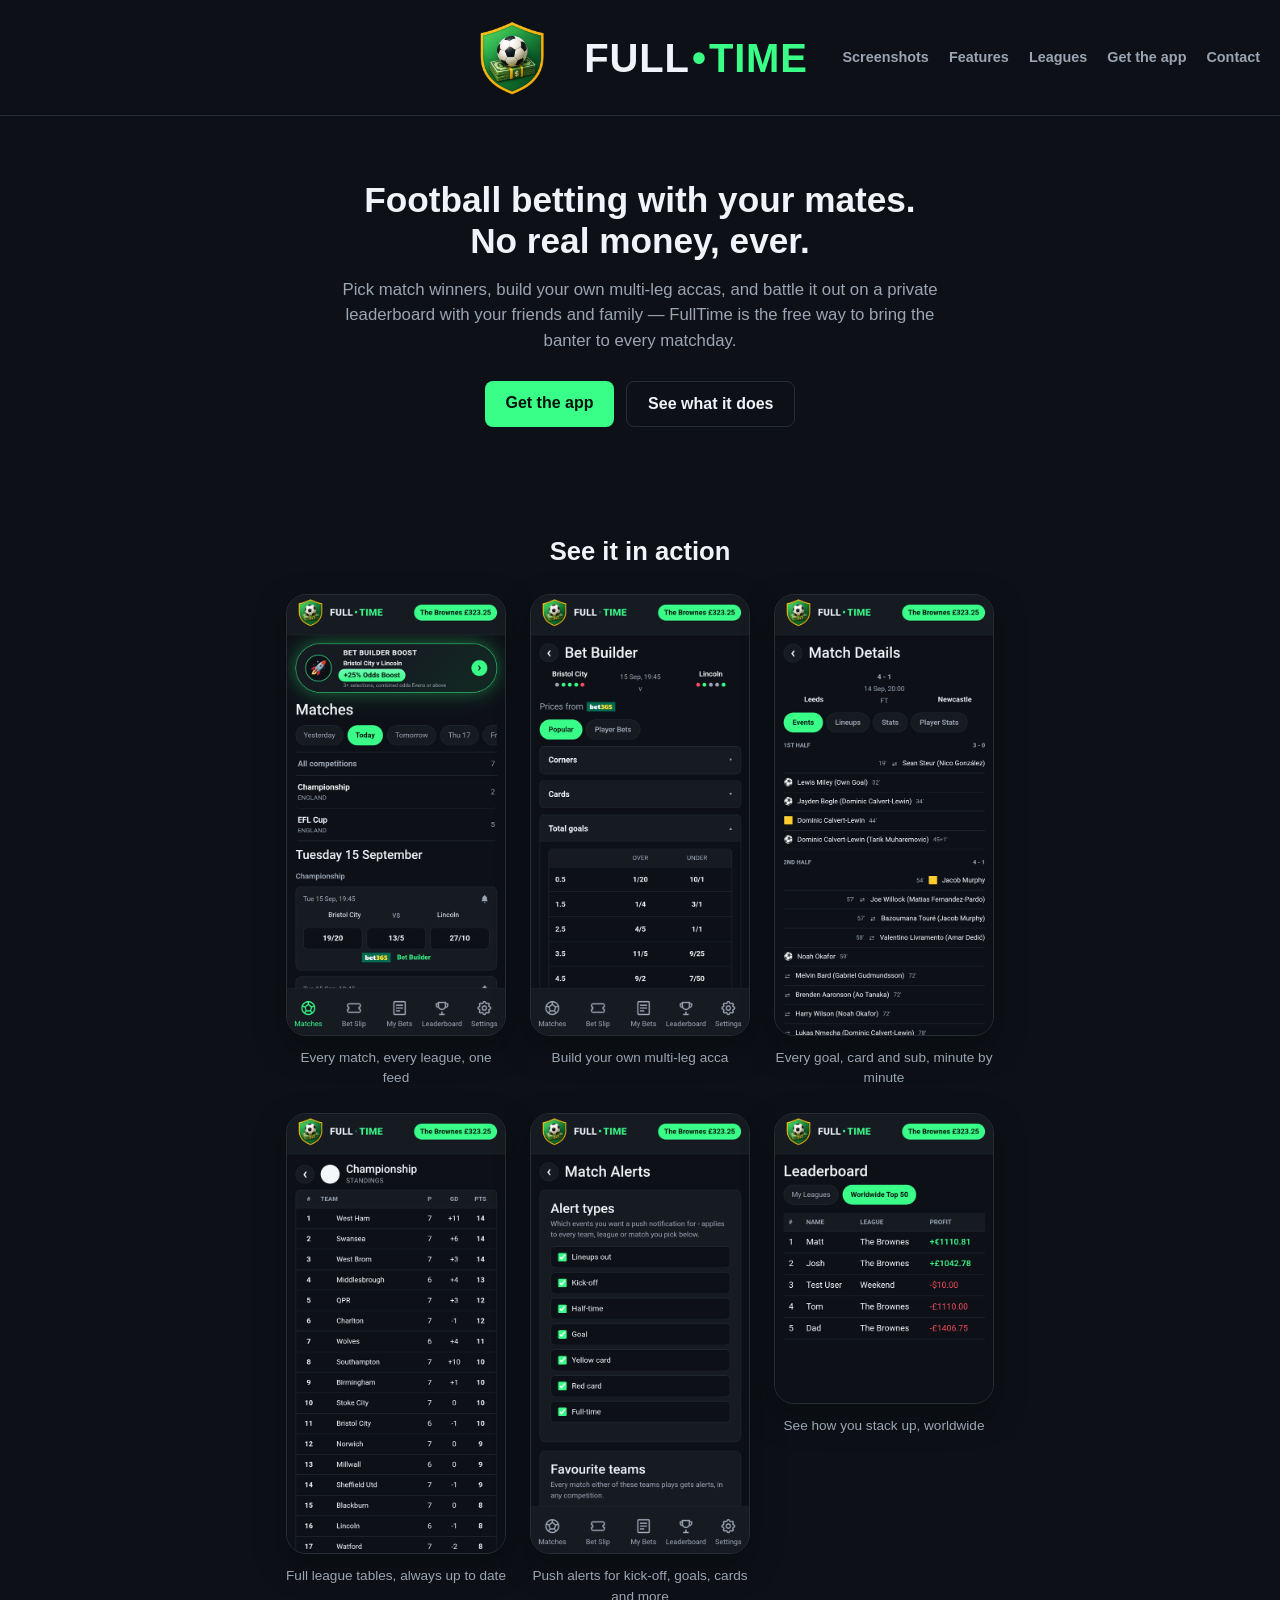
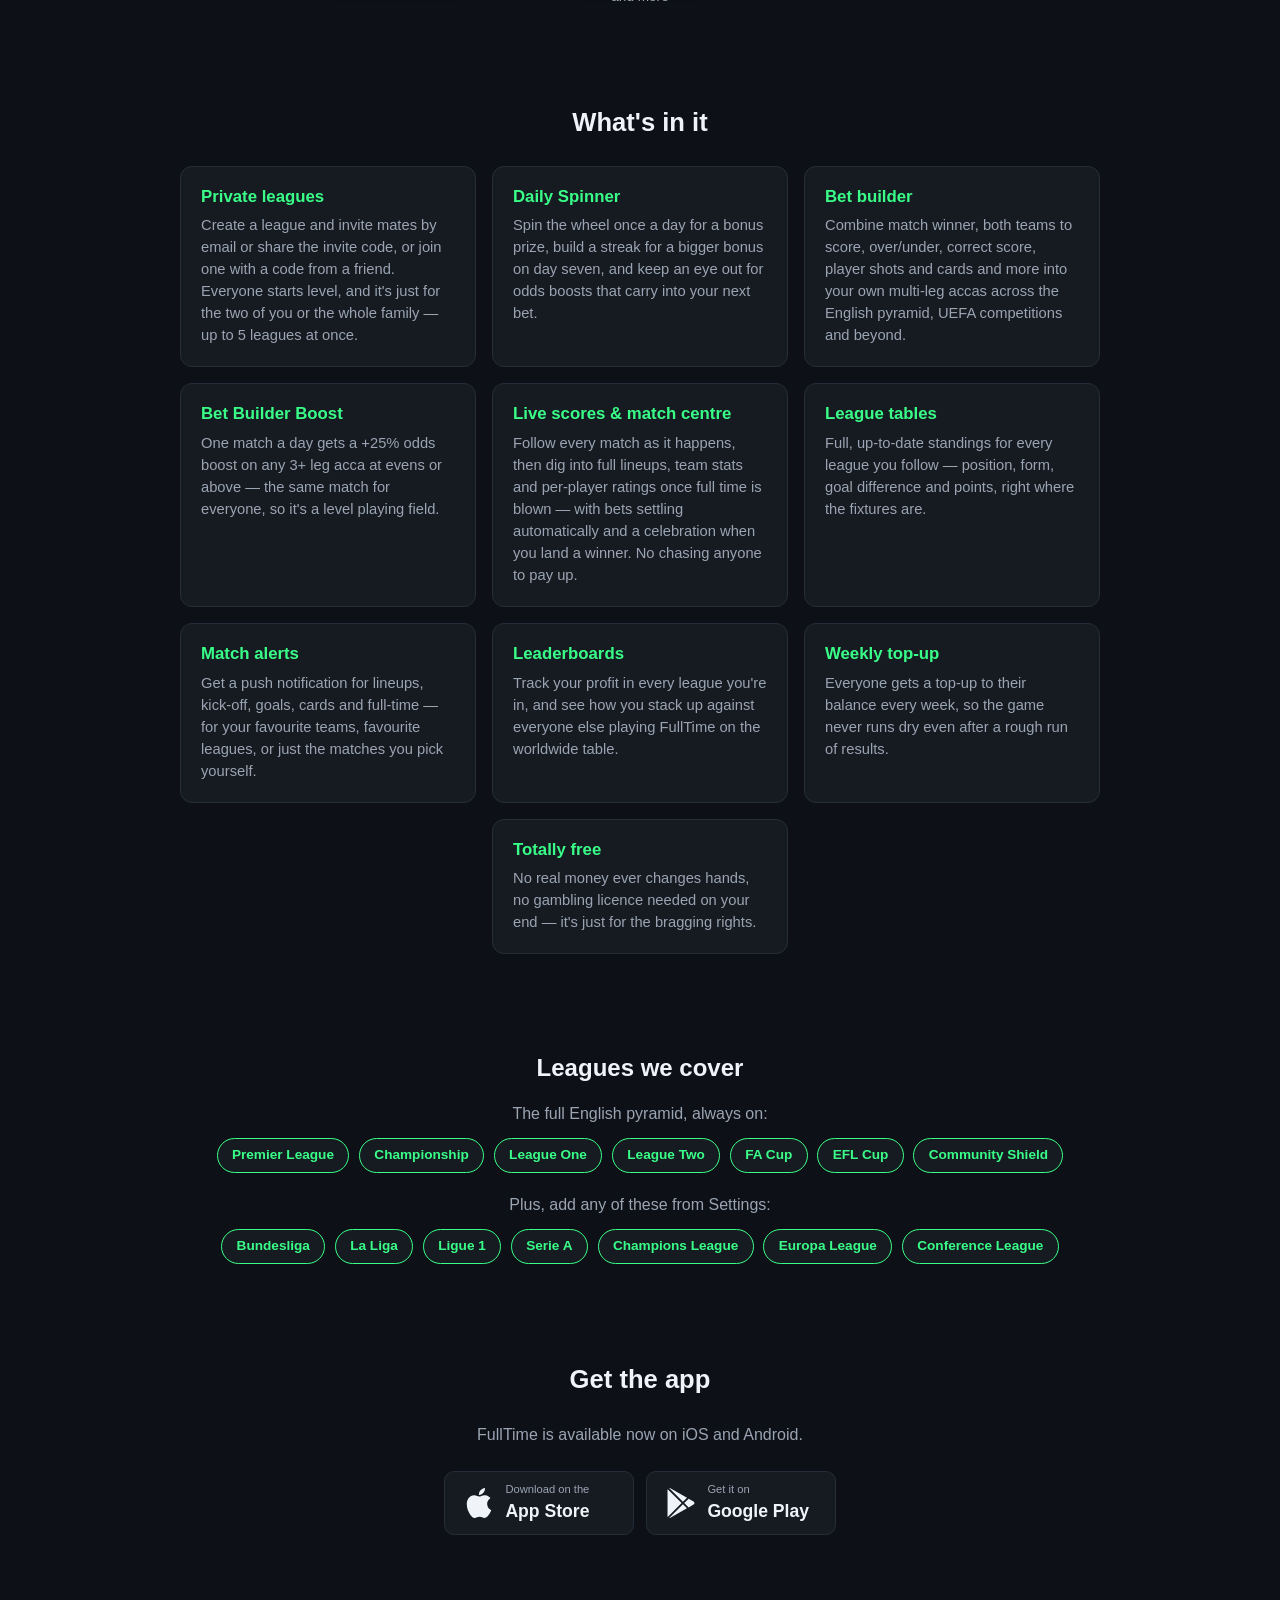
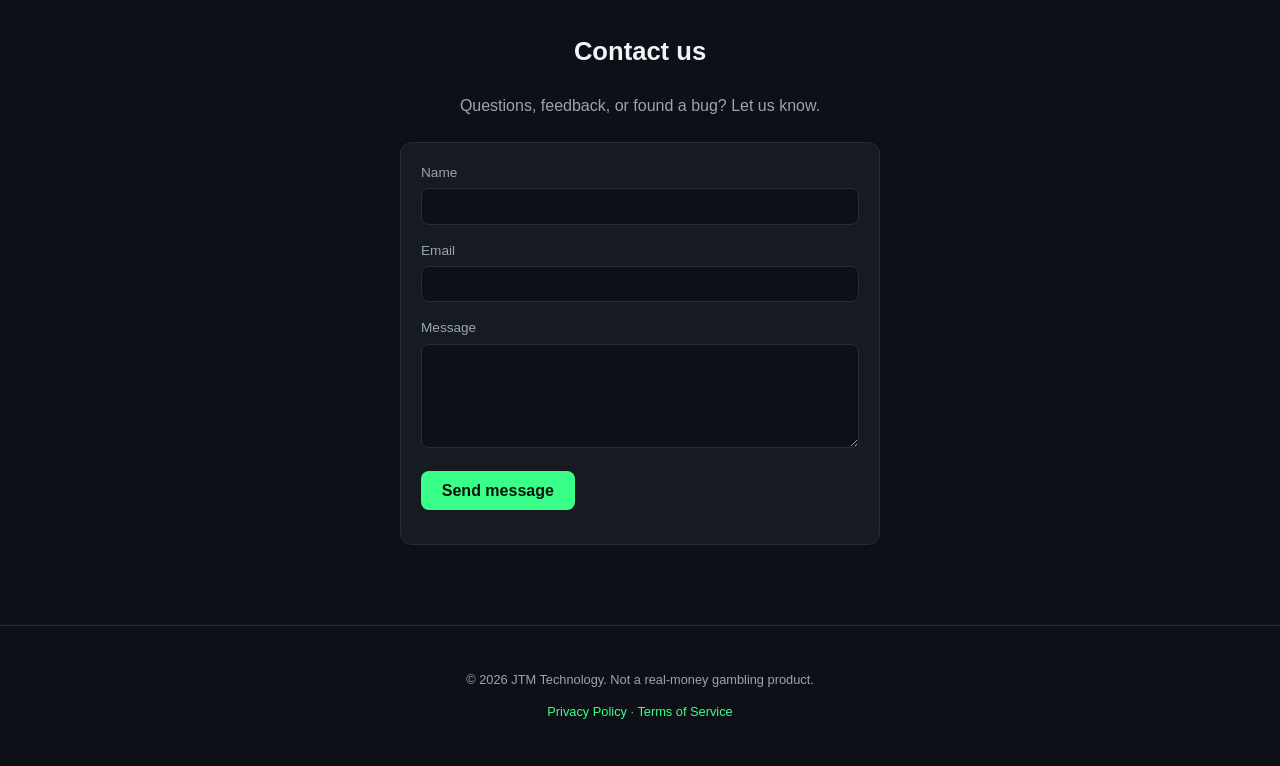
<file: FullTime.Website/wwwroot/index.html>
<!DOCTYPE html>
<html lang="en">
<head>
    <meta charset="utf-8" />
    <meta name="viewport" content="width=device-width, initial-scale=1.0" />
    <title>FullTime — Football betting with your mates</title>
    <meta name="description" content="FullTime is a free app for betting against your friends and family on football — no real money, just bragging rights." />
    <link rel="icon" type="image/png" href="favicon.png" />
    <link rel="stylesheet" href="styles.css?v=6" />
</head>
<body>

    <header class="top-bar">
        <a class="brand-logo" href="/">
            <img class="brand-crest" src="logo.png" alt="FullTime" width="80" height="80" />
            <span class="wordmark"><span class="full">FULL</span><span class="dot">&bull;</span><span class="time">TIME</span></span>
        </a>
        <nav class="top-nav">
            <a href="#screenshots">Screenshots</a>
            <a href="#features">Features</a>
            <a href="#leagues">Leagues</a>
            <a href="#get-app">Get the app</a>
            <a href="#contact">Contact</a>
        </nav>
    </header>

    <main>
        <section class="hero">
            <h1>Football betting with your mates.<br />No real money, ever.</h1>
            <p class="hero-sub">
                Pick match winners, build your own multi-leg accas, and battle it out on a private
                leaderboard with your friends and family — FullTime is the free way to bring the
                banter to every matchday.
            </p>
            <div class="button-row hero-actions">
                <a href="#get-app" class="primary-btn">Get the app</a>
                <a href="#features" class="cancel-btn">See what it does</a>
            </div>
        </section>

        <section id="screenshots" class="screenshots">
            <h2>See it in action</h2>
            <div class="screenshot-grid">
                <figure class="screenshot-card">
                    <img src="images/screenshot-matches.png" width="540" height="1089" loading="lazy"
                         alt="Matches screen listing today's fixtures with live odds and the daily Bet Builder Boost" />
                    <figcaption>Every match, every league, one feed</figcaption>
                </figure>
                <figure class="screenshot-card">
                    <img src="images/screenshot-bet-builder.png" width="540" height="1089" loading="lazy"
                         alt="Bet Builder screen showing corners, cards, total goals and other markets for a match" />
                    <figcaption>Build your own multi-leg acca</figcaption>
                </figure>
                <figure class="screenshot-card">
                    <img src="images/screenshot-match-events.png" width="540" height="1089" loading="lazy"
                         alt="Match Details Events tab showing goals, cards and substitutions with scorer names and minutes" />
                    <figcaption>Every goal, card and sub, minute by minute</figcaption>
                </figure>
                <figure class="screenshot-card">
                    <img src="images/screenshot-standings.png" width="540" height="1089" loading="lazy"
                         alt="Full Championship league table with played, goal difference and points" />
                    <figcaption>Full league tables, always up to date</figcaption>
                </figure>
                <figure class="screenshot-card">
                    <img src="images/screenshot-match-alerts.png" width="540" height="1089" loading="lazy"
                         alt="Match Alerts settings screen with toggles for lineups, kick-off, half-time, goals, cards and full-time" />
                    <figcaption>Push alerts for kick-off, goals, cards and more</figcaption>
                </figure>
                <figure class="screenshot-card">
                    <img src="images/screenshot-leaderboard.png" width="540" height="717" loading="lazy"
                         alt="Worldwide leaderboard ranking players by profit" />
                    <figcaption>See how you stack up, worldwide</figcaption>
                </figure>
            </div>
        </section>

        <section id="features" class="features">
            <h2>What's in it</h2>
            <div class="feature-grid">
                <div class="page-card feature-card">
                    <h3>Private leagues</h3>
                    <p>Create a league and invite mates by email or share the invite code, or join
                       one with a code from a friend. Everyone starts level, and it's just for the
                       two of you or the whole family — up to 5 leagues at once.</p>
                </div>
                <div class="page-card feature-card">
                    <h3>Daily Spinner</h3>
                    <p>Spin the wheel once a day for a bonus prize, build a streak for a bigger
                       bonus on day seven, and keep an eye out for odds boosts that carry into
                       your next bet.</p>
                </div>
                <div class="page-card feature-card">
                    <h3>Bet builder</h3>
                    <p>Combine match winner, both teams to score, over/under, correct score,
                       player shots and cards and more into your own multi-leg accas across the
                       English pyramid, UEFA competitions and beyond.</p>
                </div>
                <div class="page-card feature-card">
                    <h3>Bet Builder Boost</h3>
                    <p>One match a day gets a +25% odds boost on any 3+ leg acca at evens or
                       above — the same match for everyone, so it's a level playing field.</p>
                </div>
                <div class="page-card feature-card">
                    <h3>Live scores &amp; match centre</h3>
                    <p>Follow every match as it happens, then dig into full lineups, team stats
                       and per-player ratings once full time is blown — with bets settling
                       automatically and a celebration when you land a winner. No chasing anyone
                       to pay up.</p>
                </div>
                <div class="page-card feature-card">
                    <h3>League tables</h3>
                    <p>Full, up-to-date standings for every league you follow — position, form,
                       goal difference and points, right where the fixtures are.</p>
                </div>
                <div class="page-card feature-card">
                    <h3>Match alerts</h3>
                    <p>Get a push notification for lineups, kick-off, goals, cards and full-time —
                       for your favourite teams, favourite leagues, or just the matches you pick
                       yourself.</p>
                </div>
                <div class="page-card feature-card">
                    <h3>Leaderboards</h3>
                    <p>Track your profit in every league you're in, and see how you stack up
                       against everyone else playing FullTime on the worldwide table.</p>
                </div>
                <div class="page-card feature-card">
                    <h3>Weekly top-up</h3>
                    <p>Everyone gets a top-up to their balance every week, so the game never runs
                       dry even after a rough run of results.</p>
                </div>
                <div class="page-card feature-card">
                    <h3>Totally free</h3>
                    <p>No real money ever changes hands, no gambling licence needed on your end —
                       it's just for the bragging rights.</p>
                </div>
            </div>
        </section>

        <section id="leagues" class="leagues">
            <h2>Leagues we cover</h2>
            <p class="hint">The full English pyramid, always on:</p>
            <div class="league-chip-row">
                <span class="league-chip">Premier League</span>
                <span class="league-chip">Championship</span>
                <span class="league-chip">League One</span>
                <span class="league-chip">League Two</span>
                <span class="league-chip">FA Cup</span>
                <span class="league-chip">EFL Cup</span>
                <span class="league-chip">Community Shield</span>
            </div>
            <p class="hint">Plus, add any of these from Settings:</p>
            <div class="league-chip-row">
                <span class="league-chip">Bundesliga</span>
                <span class="league-chip">La Liga</span>
                <span class="league-chip">Ligue 1</span>
                <span class="league-chip">Serie A</span>
                <span class="league-chip">Champions League</span>
                <span class="league-chip">Europa League</span>
                <span class="league-chip">Conference League</span>
            </div>
        </section>

        <section id="get-app" class="get-app">
            <h2>Get the app</h2>
            <p>FullTime is available now on iOS and Android.</p>
            <div class="button-row store-badges">
                <!-- App Store href is still a placeholder - iOS hasn't had its first App Store
                     approval yet (see CLAUDE.md's AdMob testing-convention note for the same
                     per-platform distinction). Swap it in once that build is live. -->
                <a href="#" class="store-badge" aria-label="Download on the App Store">
                    <svg class="store-badge-icon" viewBox="0 0 24 24" xmlns="http://www.w3.org/2000/svg" aria-hidden="true"><path d="M12.152 6.896c-.948 0-2.415-1.078-3.96-1.04-2.04.027-3.91 1.183-4.961 3.014-2.117 3.675-.546 9.103 1.519 12.09 1.013 1.454 2.208 3.09 3.792 3.039 1.52-.065 2.09-.987 3.935-.987 1.831 0 2.35.987 3.96.948 1.637-.026 2.676-1.48 3.676-2.948 1.156-1.688 1.636-3.325 1.662-3.415-.039-.013-3.182-1.221-3.22-4.857-.026-3.04 2.48-4.494 2.597-4.559-1.429-2.09-3.623-2.324-4.39-2.376-2-.156-3.675 1.09-4.61 1.09zM15.53 3.83c.843-1.012 1.4-2.427 1.245-3.83-1.207.052-2.662.805-3.532 1.818-.78.896-1.454 2.338-1.273 3.714 1.338.104 2.715-.688 3.559-1.701" /></svg>
                    <span class="store-badge-text">
                        <span class="store-badge-eyebrow">Download on the</span>
                        <span class="store-badge-title">App Store</span>
                    </span>
                </a>
                <a href="https://play.google.com/store/apps/details?id=com.jtmtechnology.fulltime.app&hl=en" class="store-badge" aria-label="Get it on Google Play">
                    <svg class="store-badge-icon" viewBox="0 0 24 24" xmlns="http://www.w3.org/2000/svg" aria-hidden="true"><path d="M22.018 13.298l-3.919 2.218-3.515-3.493 3.543-3.521 3.891 2.202a1.49 1.49 0 0 1 0 2.594zM1.337.924a1.486 1.486 0 0 0-.112.568v21.017c0 .217.045.419.124.6l11.155-11.087L1.337.924zm12.207 10.065l3.258-3.238L3.45.195a1.466 1.466 0 0 0-.946-.179l11.04 10.973zm0 2.067l-11 10.933c.298.036.612-.016.906-.183l13.324-7.54-3.23-3.21z" /></svg>
                    <span class="store-badge-text">
                        <span class="store-badge-eyebrow">Get it on</span>
                        <span class="store-badge-title">Google Play</span>
                    </span>
                </a>
            </div>
        </section>

        <section id="contact" class="contact">
            <h2>Contact us</h2>
            <p class="hint">Questions, feedback, or found a bug? Let us know.</p>
            <form id="contact-form" class="page-card contact-form">
                <div class="field">
                    <label for="name">Name</label>
                    <input type="text" id="name" name="name" required autocomplete="name" />
                </div>
                <div class="field">
                    <label for="email">Email</label>
                    <input type="email" id="email" name="email" required autocomplete="email" />
                </div>
                <div class="field">
                    <label for="message">Message</label>
                    <textarea id="message" name="message" rows="5" required></textarea>
                </div>
                <button type="submit" class="primary-btn" id="contact-submit">Send message</button>
                <div class="status" id="contact-status"></div>
            </form>
        </section>
    </main>

    <footer class="site-footer">
        <p>&copy; 2026 JTM Technology. Not a real-money gambling product.</p>
        <p><a href="/privacy.html">Privacy Policy</a> &middot; <a href="/terms.html">Terms of Service</a></p>
    </footer>

    <script src="site.js"></script>
</body>
</html>
</file>
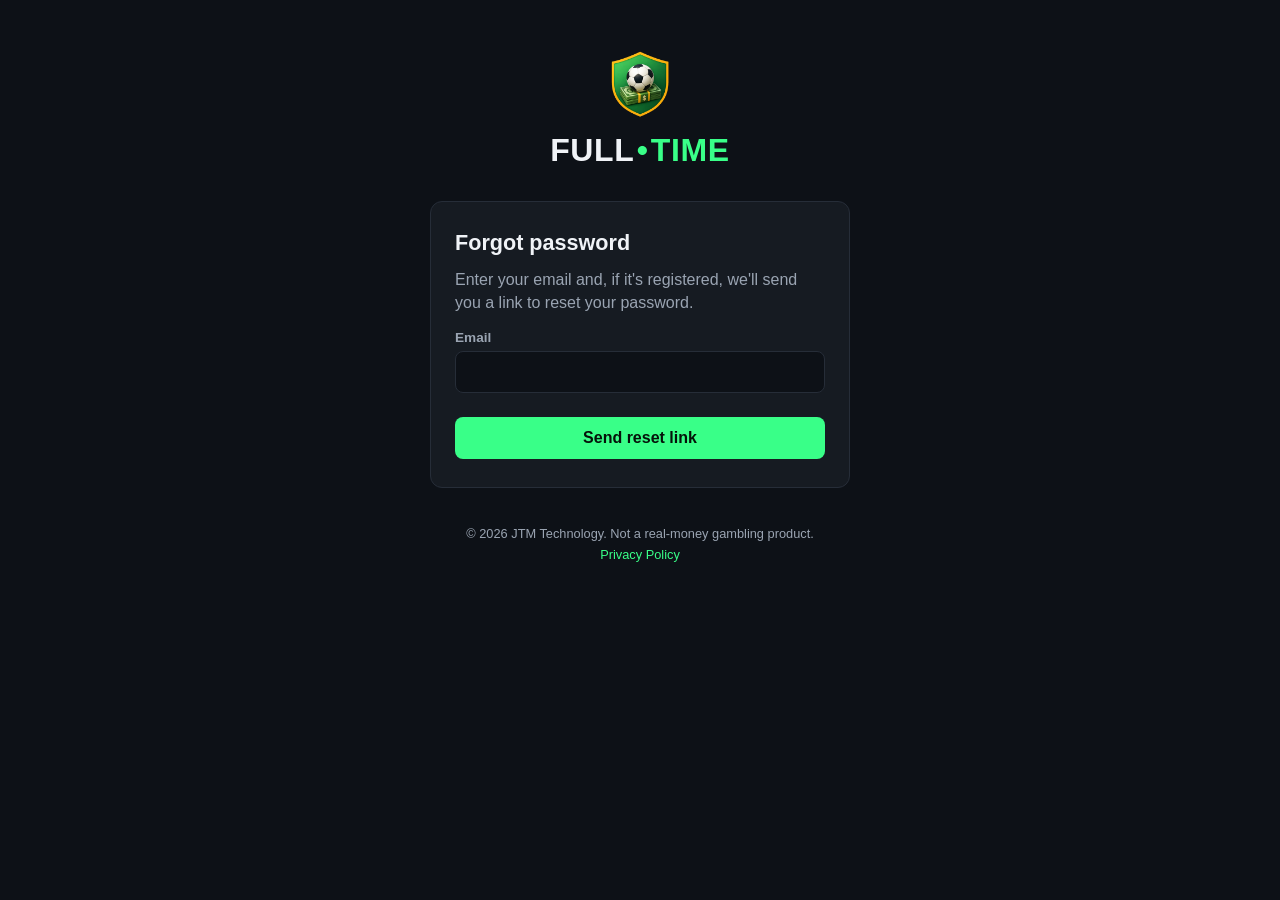
<file: FullTime.Api/wwwroot/forgot-password.html>
<!doctype html>
<html lang="en">
<head>
<meta charset="utf-8">
<meta name="viewport" content="width=device-width, initial-scale=1">
<title>FullTime — Forgot Password</title>
<link rel="icon" type="image/png" href="favicon.png">
<link rel="stylesheet" href="auth-pages.css">
</head>
<body>
  <div class="brand">
    <img class="brand-crest" src="logo.png" alt="">
    <span class="wordmark"><span class="full">FULL</span><span class="dot">&bull;</span><span class="time">TIME</span></span>
  </div>

  <main class="card">
    <h1>Forgot password</h1>
    <p class="muted">Enter your email and, if it's registered, we'll send you a link to reset your password.</p>
    <form id="forgot-form">
      <label for="email">Email</label>
      <input type="email" id="email" autocomplete="email" required>

      <button type="submit">Send reset link</button>
    </form>
    <div id="status" class="status"></div>
  </main>

  <footer class="footer">
    <p>&copy; 2026 JTM Technology. Not a real-money gambling product.</p>
    <p><a href="https://fulltime.jtmtechnology.co.uk/privacy.html">Privacy Policy</a></p>
  </footer>

<script>
const form = document.getElementById('forgot-form');
const statusEl = document.getElementById('status');

form.addEventListener('submit', async (e) => {
  e.preventDefault();

  const email = document.getElementById('email').value.trim();
  statusEl.textContent = 'Sending…';
  statusEl.className = 'status muted';

  try {
    const res = await fetch('/api/auth/forgot-password', {
      method: 'POST',
      headers: { 'Content-Type': 'application/json' },
      body: JSON.stringify({ email }),
    });
    const body = await res.json().catch(() => ({}));

    if (!res.ok) {
      throw new Error(body.error || `Request failed: ${res.status}`);
    }

    statusEl.textContent = body.message || 'If that email is registered, a reset link has been sent.';
    statusEl.className = 'status success';
  } catch (err) {
    statusEl.textContent = `Error: ${err.message}`;
    statusEl.className = 'status error';
  }
});
</script>
</body>
</html>
</file>
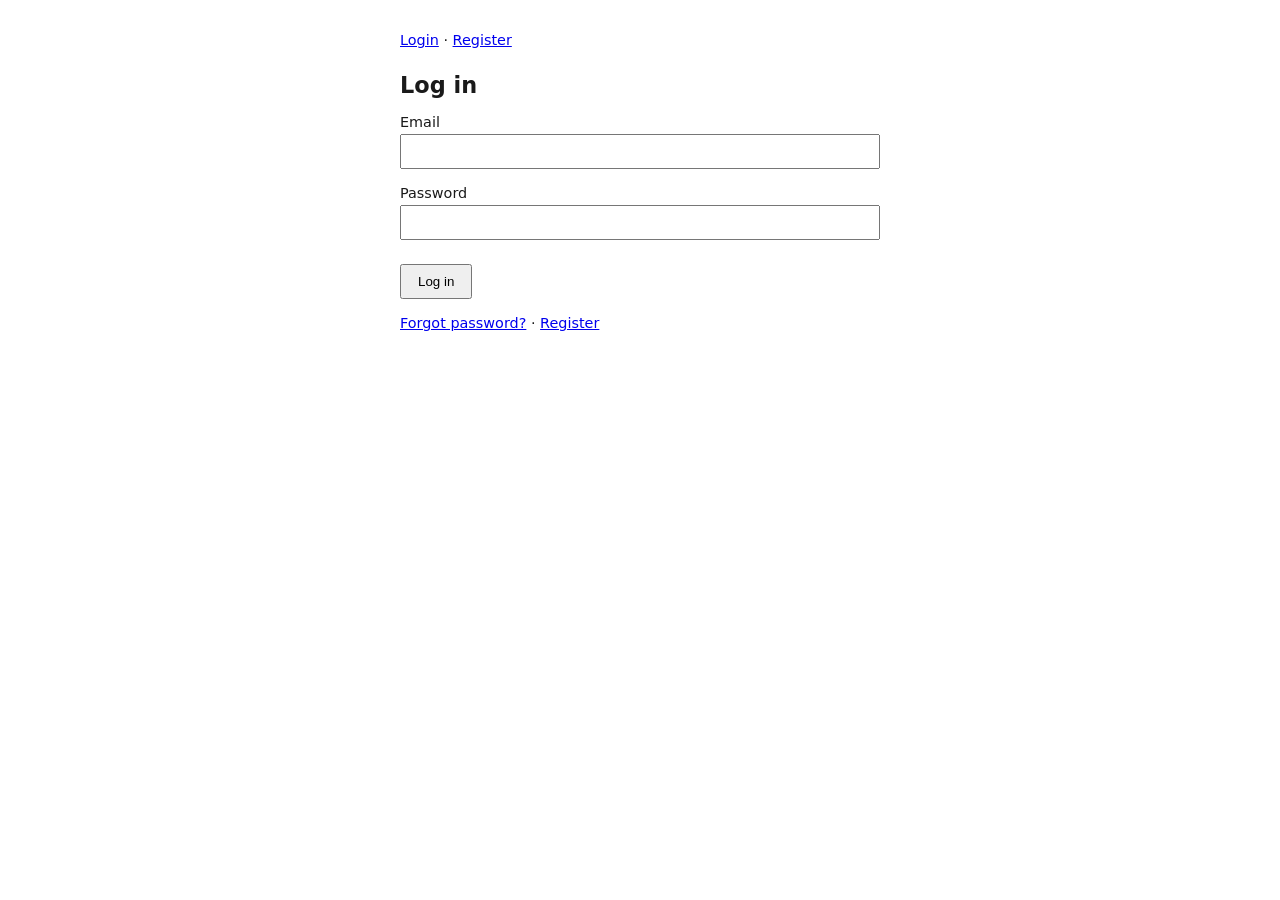
<file: FullTime.Api/wwwroot/login.html>
<!doctype html>
<html lang="en">
<head>
<meta charset="utf-8">
<title>FullTime — Login</title>
<style>
  body { font-family: system-ui, sans-serif; max-width: 480px; margin: 2rem auto; padding: 0 1rem; color: #1a1a1a; }
  h1 { font-size: 1.4rem; }
  #auth-nav { margin-bottom: 1.5rem; font-size: 0.9rem; }
  label { display: block; margin-top: 1rem; font-size: 0.9rem; }
  input { width: 100%; padding: 0.5rem; margin-top: 0.25rem; box-sizing: border-box; }
  button { padding: 0.5rem 1rem; margin-top: 1.5rem; cursor: pointer; }
  .status { margin-top: 1rem; font-size: 0.9rem; color: #555; }
  .error { color: #b00020; }
  .muted { color: #888; }
  .links { margin-top: 1rem; font-size: 0.9rem; }
</style>
</head>
<body>
  <div id="auth-nav"></div>
  <h1>Log in</h1>
  <form id="login-form">
    <label for="email">Email</label>
    <input type="email" id="email" required>

    <label for="password">Password</label>
    <input type="password" id="password" required>

    <button type="submit">Log in</button>
  </form>
  <div id="status" class="status"></div>
  <div id="resend-container" class="links" style="display:none">
    <button id="resend-btn" type="button">Resend verification email</button>
  </div>
  <div class="links"><a href="forgot-password.html">Forgot password?</a> · <a href="register.html">Register</a></div>

<script src="auth.js"></script>
<script>
const form = document.getElementById('login-form');
const statusEl = document.getElementById('status');
const resendContainer = document.getElementById('resend-container');
const resendBtn = document.getElementById('resend-btn');

let lastEmail = '';

form.addEventListener('submit', async (e) => {
  e.preventDefault();

  lastEmail = document.getElementById('email').value.trim();
  const password = document.getElementById('password').value;

  statusEl.textContent = 'Logging in…';
  statusEl.className = 'status';
  resendContainer.style.display = 'none';

  try {
    const res = await fetch('/api/auth/login', {
      method: 'POST',
      headers: { 'Content-Type': 'application/json' },
      body: JSON.stringify({ email: lastEmail, password }),
    });
    const body = await res.json().catch(() => ({}));

    if (res.status === 403 && body.reason === 'EmailNotVerified') {
      statusEl.textContent = 'Please verify your email before logging in.';
      statusEl.className = 'status error';
      resendContainer.style.display = '';
      return;
    }

    if (!res.ok) {
      throw new Error(body.error || `Request failed: ${res.status}`);
    }

    setToken(body.token);
    window.location.href = 'index.html';
  } catch (err) {
    statusEl.textContent = `Error: ${err.message}`;
    statusEl.className = 'status error';
  }
});

resendBtn.addEventListener('click', async () => {
  if (!lastEmail) return;
  resendBtn.disabled = true;
  try {
    const res = await fetch('/api/auth/resend-verification', {
      method: 'POST',
      headers: { 'Content-Type': 'application/json' },
      body: JSON.stringify({ email: lastEmail }),
    });
    const body = await res.json().catch(() => ({}));
    statusEl.textContent = body.message || 'If that account exists and isn’t verified yet, a new email has been sent.';
    statusEl.className = 'status muted';
  } finally {
    resendBtn.disabled = false;
  }
});
</script>
</body>
</html>
</file>
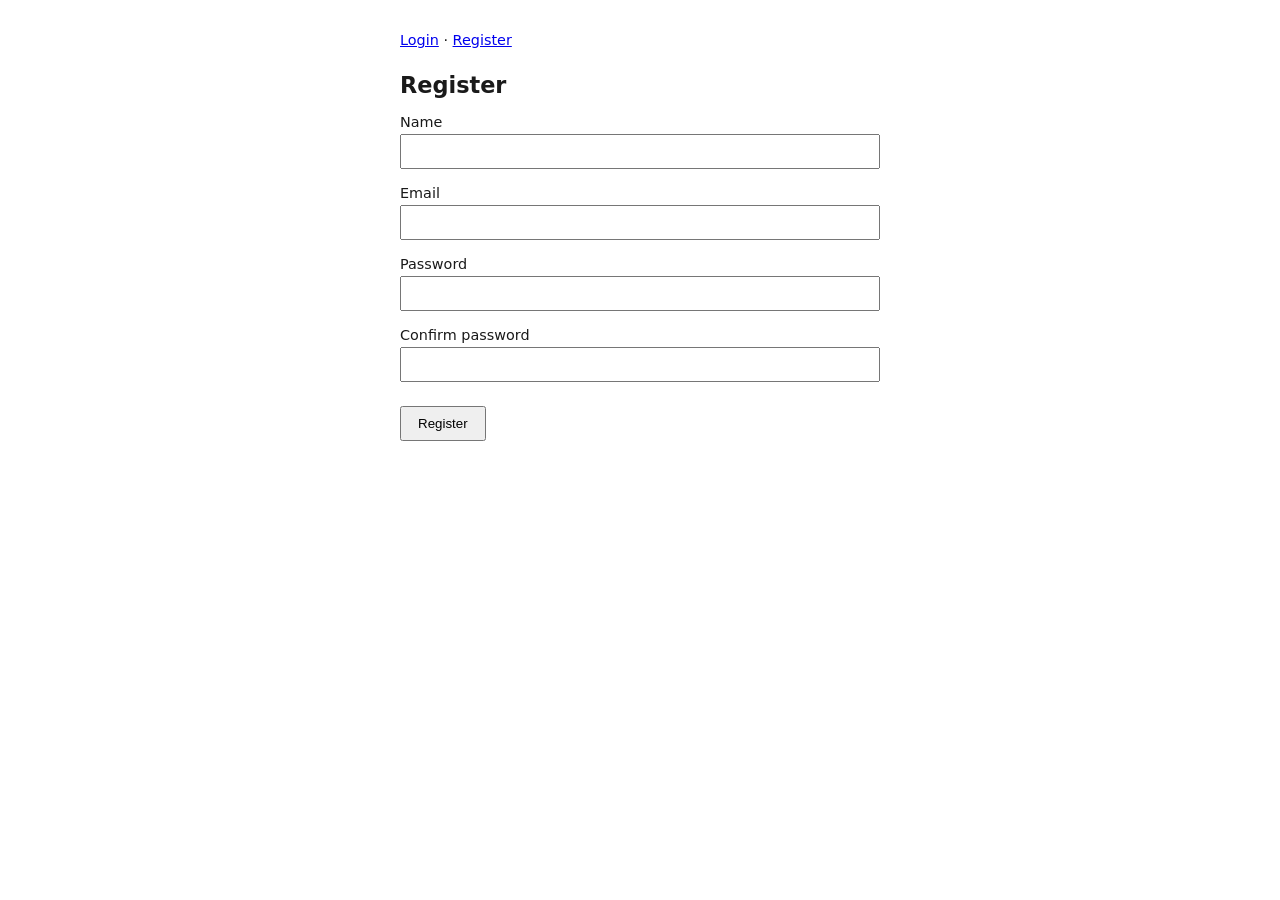
<file: FullTime.Api/wwwroot/register.html>
<!doctype html>
<html lang="en">
<head>
<meta charset="utf-8">
<title>FullTime — Register</title>
<style>
  body { font-family: system-ui, sans-serif; max-width: 480px; margin: 2rem auto; padding: 0 1rem; color: #1a1a1a; }
  h1 { font-size: 1.4rem; }
  #auth-nav { margin-bottom: 1.5rem; font-size: 0.9rem; }
  label { display: block; margin-top: 1rem; font-size: 0.9rem; }
  input { width: 100%; padding: 0.5rem; margin-top: 0.25rem; box-sizing: border-box; }
  button { padding: 0.5rem 1rem; margin-top: 1.5rem; cursor: pointer; }
  .status { margin-top: 1rem; font-size: 0.9rem; color: #555; }
  .error { color: #b00020; }
  .muted { color: #888; }
</style>
</head>
<body>
  <div id="auth-nav"></div>
  <h1>Register</h1>
  <form id="register-form">
    <label for="name">Name</label>
    <input type="text" id="name" required>

    <label for="email">Email</label>
    <input type="email" id="email" required>

    <label for="password">Password</label>
    <input type="password" id="password" minlength="8" required>

    <label for="confirm-password">Confirm password</label>
    <input type="password" id="confirm-password" minlength="8" required>

    <button type="submit">Register</button>
  </form>
  <div id="status" class="status"></div>

<script src="auth.js"></script>
<script>
const form = document.getElementById('register-form');
const statusEl = document.getElementById('status');

form.addEventListener('submit', async (e) => {
  e.preventDefault();

  const name = document.getElementById('name').value.trim();
  const email = document.getElementById('email').value.trim();
  const password = document.getElementById('password').value;
  const confirmPassword = document.getElementById('confirm-password').value;

  if (password !== confirmPassword) {
    statusEl.textContent = 'Passwords do not match.';
    statusEl.className = 'status error';
    return;
  }

  statusEl.textContent = 'Registering…';
  statusEl.className = 'status';

  try {
    const res = await fetch('/api/auth/register', {
      method: 'POST',
      headers: { 'Content-Type': 'application/json' },
      body: JSON.stringify({ name, email, password }),
    });
    const body = await res.json().catch(() => ({}));

    if (!res.ok) {
      throw new Error(body.error || `Request failed: ${res.status}`);
    }

    form.style.display = 'none';
    statusEl.textContent = 'Registered! Check the server log for a verification link (email sending isn’t wired up to a real inbox yet), then visit it to verify your account before logging in.';
    statusEl.className = 'status';
  } catch (err) {
    statusEl.textContent = `Error: ${err.message}`;
    statusEl.className = 'status error';
  }
});
</script>
</body>
</html>
</file>
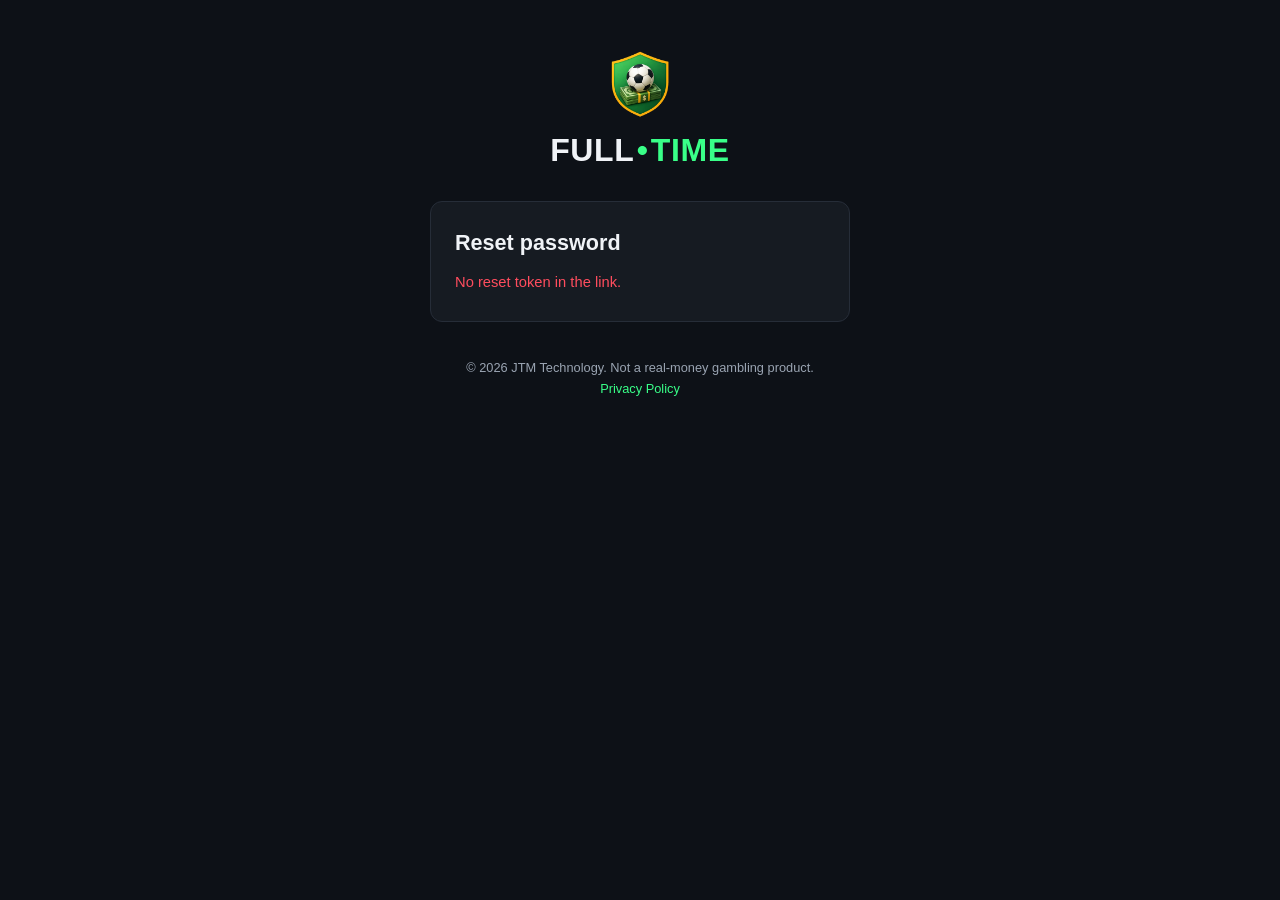
<file: FullTime.Api/wwwroot/reset-password.html>
<!doctype html>
<html lang="en">
<head>
<meta charset="utf-8">
<meta name="viewport" content="width=device-width, initial-scale=1">
<title>FullTime — Reset Password</title>
<link rel="icon" type="image/png" href="favicon.png">
<link rel="stylesheet" href="auth-pages.css">
</head>
<body>
  <div class="brand">
    <img class="brand-crest" src="logo.png" alt="">
    <span class="wordmark"><span class="full">FULL</span><span class="dot">&bull;</span><span class="time">TIME</span></span>
  </div>

  <main class="card">
    <h1>Reset password</h1>
    <form id="reset-form">
      <label for="password">New password</label>
      <input type="password" id="password" minlength="8" autocomplete="new-password" required>

      <label for="confirm-password">Confirm new password</label>
      <input type="password" id="confirm-password" minlength="8" autocomplete="new-password" required>

      <button type="submit">Reset password</button>
    </form>
    <div id="status" class="status"></div>
  </main>

  <footer class="footer">
    <p>&copy; 2026 JTM Technology. Not a real-money gambling product.</p>
    <p><a href="https://fulltime.jtmtechnology.co.uk/privacy.html">Privacy Policy</a></p>
  </footer>

<script>
const form = document.getElementById('reset-form');
const statusEl = document.getElementById('status');
const token = new URLSearchParams(window.location.search).get('token');

if (!token) {
  form.style.display = 'none';
  statusEl.textContent = 'No reset token in the link.';
  statusEl.className = 'status error';
}

form.addEventListener('submit', async (e) => {
  e.preventDefault();

  const password = document.getElementById('password').value;
  const confirmPassword = document.getElementById('confirm-password').value;

  if (password !== confirmPassword) {
    statusEl.textContent = 'Passwords do not match.';
    statusEl.className = 'status error';
    return;
  }

  statusEl.textContent = 'Resetting…';
  statusEl.className = 'status muted';

  try {
    const res = await fetch('/api/auth/reset-password', {
      method: 'POST',
      headers: { 'Content-Type': 'application/json' },
      body: JSON.stringify({ token, newPassword: password }),
    });
    const body = await res.json().catch(() => ({}));

    if (!res.ok) {
      throw new Error(body.error || `Request failed: ${res.status}`);
    }

    form.style.display = 'none';
    statusEl.textContent = 'Password reset! Head back to the FullTime app and log in with your new password.';
    statusEl.className = 'status success';
  } catch (err) {
    statusEl.textContent = `Error: ${err.message}`;
    statusEl.className = 'status error';
  }
});
</script>
</body>
</html>
</file>
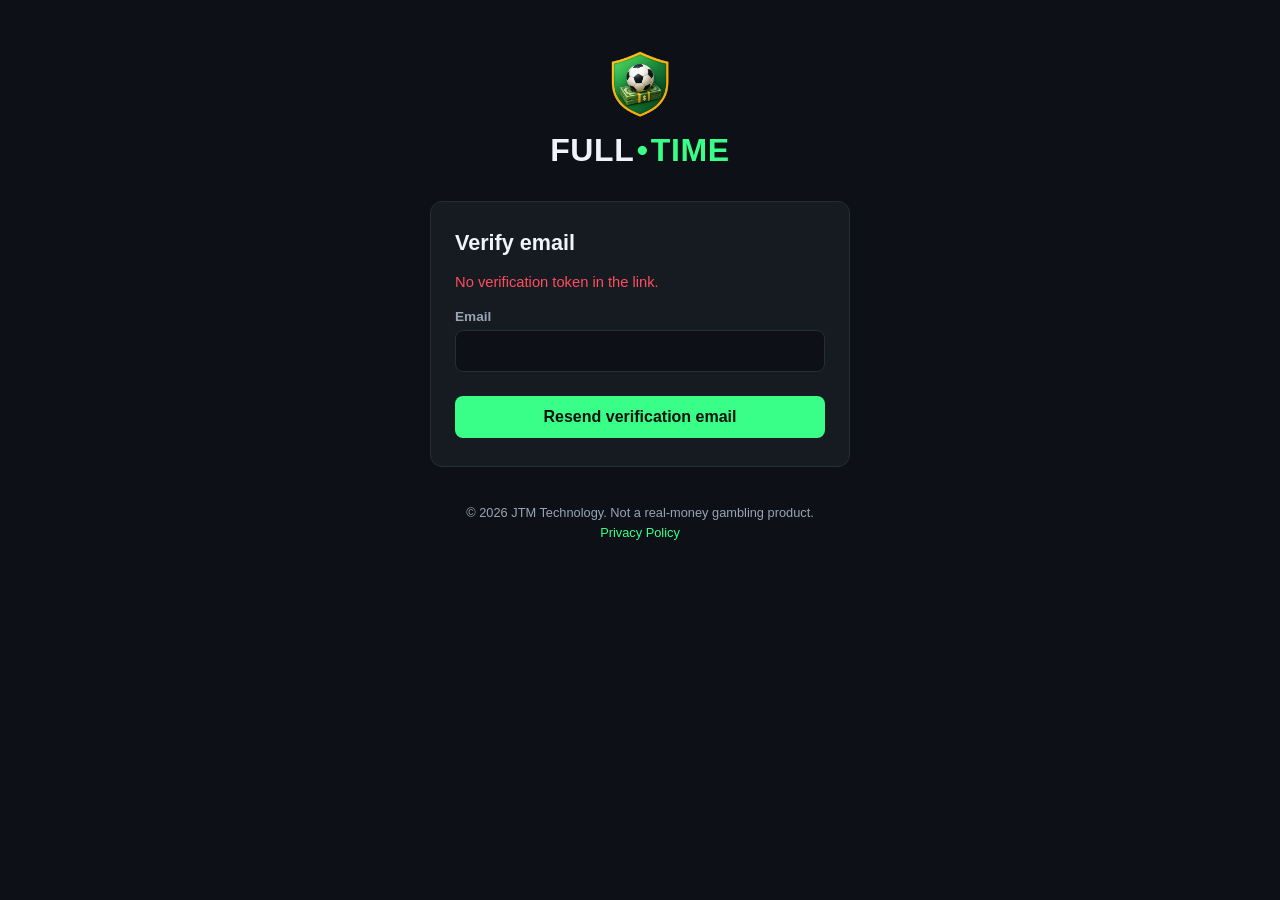
<file: FullTime.Api/wwwroot/verify-email.html>
<!doctype html>
<html lang="en">
<head>
<meta charset="utf-8">
<meta name="viewport" content="width=device-width, initial-scale=1">
<title>FullTime — Verify Email</title>
<link rel="icon" type="image/png" href="favicon.png">
<link rel="stylesheet" href="auth-pages.css">
</head>
<body>
  <div class="brand">
    <img class="brand-crest" src="logo.png" alt="">
    <span class="wordmark"><span class="full">FULL</span><span class="dot">&bull;</span><span class="time">TIME</span></span>
  </div>

  <main class="card">
    <h1>Verify email</h1>
    <div id="status" class="status muted">Verifying…</div>
    <div id="resend-container" style="display:none">
      <label for="resend-email">Email</label>
      <input type="email" id="resend-email" autocomplete="email">
      <button id="resend-btn" type="button">Resend verification email</button>
    </div>
  </main>

  <footer class="footer">
    <p>&copy; 2026 JTM Technology. Not a real-money gambling product.</p>
    <p><a href="https://fulltime.jtmtechnology.co.uk/privacy.html">Privacy Policy</a></p>
  </footer>

<script>
const statusEl = document.getElementById('status');
const resendContainer = document.getElementById('resend-container');
const resendBtn = document.getElementById('resend-btn');

const token = new URLSearchParams(window.location.search).get('token');

async function verify() {
  if (!token) {
    statusEl.textContent = 'No verification token in the link.';
    statusEl.className = 'status error';
    resendContainer.style.display = '';
    return;
  }

  try {
    const res = await fetch('/api/auth/verify-email', {
      method: 'POST',
      headers: { 'Content-Type': 'application/json' },
      body: JSON.stringify({ token }),
    });
    const body = await res.json().catch(() => ({}));

    if (!res.ok) {
      throw new Error(body.error || `Request failed: ${res.status}`);
    }

    statusEl.textContent = 'Email verified! Head back to the FullTime app and log in.';
    statusEl.className = 'status success';
  } catch (err) {
    statusEl.textContent = `Error: ${err.message}`;
    statusEl.className = 'status error';
    resendContainer.style.display = '';
  }
}

resendBtn.addEventListener('click', async () => {
  const email = document.getElementById('resend-email').value.trim();
  if (!email) return;

  resendBtn.disabled = true;
  try {
    const res = await fetch('/api/auth/resend-verification', {
      method: 'POST',
      headers: { 'Content-Type': 'application/json' },
      body: JSON.stringify({ email }),
    });
    const body = await res.json().catch(() => ({}));
    statusEl.textContent = body.message || 'If that account exists and isn’t verified yet, a new email has been sent.';
    statusEl.className = 'status muted';
  } finally {
    resendBtn.disabled = false;
  }
});

verify();
</script>
</body>
</html>
</file>
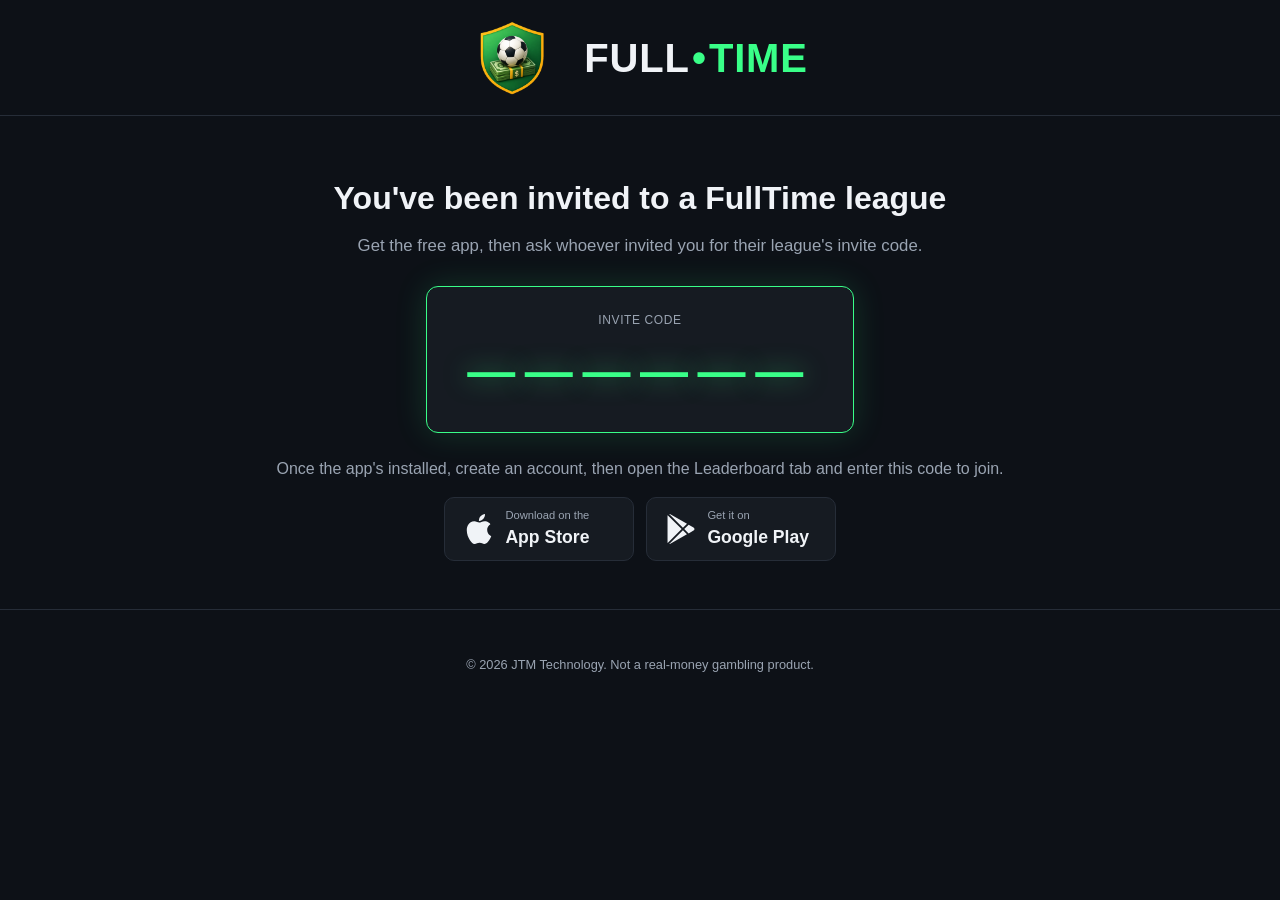
<file: FullTime.Website/wwwroot/invite.html>
<!DOCTYPE html>
<html lang="en">
<head>
    <meta charset="utf-8" />
    <meta name="viewport" content="width=device-width, initial-scale=1.0" />
    <title>You're invited — FullTime</title>
    <meta name="description" content="You've been invited to a FullTime league. Get the app and join with your invite code." />
    <link rel="icon" type="image/png" href="favicon.png" />
    <link rel="stylesheet" href="styles.css?v=6" />
</head>
<body>

    <header class="top-bar">
        <a class="brand-logo" href="/">
            <img class="brand-crest" src="logo.png" alt="FullTime" width="80" height="80" />
            <span class="wordmark"><span class="full">FULL</span><span class="dot">&bull;</span><span class="time">TIME</span></span>
        </a>
    </header>

    <main>
        <section class="invite-hero">
            <h1 id="invite-heading">You've been invited to a FullTime league</h1>
            <p class="hero-sub" id="invite-sub">
                Get the free app, then join using the invite code below.
            </p>

            <div class="page-card invite-code-card">
                <div class="label">Invite code</div>
                <div class="invite-code-big" id="invite-code">——————</div>
            </div>

            <p class="hint">Once the app's installed, create an account, then open the Leaderboard tab and enter this code to join.</p>

            <div class="button-row store-badges">
                <!-- App Store href is still a placeholder, same as the homepage's #get-app section -
                     iOS hasn't had its first App Store approval yet. -->
                <a href="#" class="store-badge" aria-label="Download on the App Store">
                    <svg class="store-badge-icon" viewBox="0 0 24 24" xmlns="http://www.w3.org/2000/svg" aria-hidden="true"><path d="M12.152 6.896c-.948 0-2.415-1.078-3.96-1.04-2.04.027-3.91 1.183-4.961 3.014-2.117 3.675-.546 9.103 1.519 12.09 1.013 1.454 2.208 3.09 3.792 3.039 1.52-.065 2.09-.987 3.935-.987 1.831 0 2.35.987 3.96.948 1.637-.026 2.676-1.48 3.676-2.948 1.156-1.688 1.636-3.325 1.662-3.415-.039-.013-3.182-1.221-3.22-4.857-.026-3.04 2.48-4.494 2.597-4.559-1.429-2.09-3.623-2.324-4.39-2.376-2-.156-3.675 1.09-4.61 1.09zM15.53 3.83c.843-1.012 1.4-2.427 1.245-3.83-1.207.052-2.662.805-3.532 1.818-.78.896-1.454 2.338-1.273 3.714 1.338.104 2.715-.688 3.559-1.701" /></svg>
                    <span class="store-badge-text">
                        <span class="store-badge-eyebrow">Download on the</span>
                        <span class="store-badge-title">App Store</span>
                    </span>
                </a>
                <a href="https://play.google.com/store/apps/details?id=com.jtmtechnology.fulltime.app&hl=en" class="store-badge" aria-label="Get it on Google Play">
                    <svg class="store-badge-icon" viewBox="0 0 24 24" xmlns="http://www.w3.org/2000/svg" aria-hidden="true"><path d="M22.018 13.298l-3.919 2.218-3.515-3.493 3.543-3.521 3.891 2.202a1.49 1.49 0 0 1 0 2.594zM1.337.924a1.486 1.486 0 0 0-.112.568v21.017c0 .217.045.419.124.6l11.155-11.087L1.337.924zm12.207 10.065l3.258-3.238L3.45.195a1.466 1.466 0 0 0-.946-.179l11.04 10.973zm0 2.067l-11 10.933c.298.036.612-.016.906-.183l13.324-7.54-3.23-3.21z" /></svg>
                    <span class="store-badge-text">
                        <span class="store-badge-eyebrow">Get it on</span>
                        <span class="store-badge-title">Google Play</span>
                    </span>
                </a>
            </div>
        </section>
    </main>

    <footer class="site-footer">
        <p>&copy; 2026 JTM Technology. Not a real-money gambling product.</p>
    </footer>

    <script>
        const params = new URLSearchParams(window.location.search);
        const code = params.get('code');
        const league = params.get('league');

        if (league) {
            document.getElementById('invite-heading').textContent = `You've been invited to join ${league}`;
        }
        if (code) {
            document.getElementById('invite-code').textContent = code;
        } else {
            document.getElementById('invite-sub').textContent = 'Get the free app, then ask whoever invited you for their league\'s invite code.';
        }
    </script>
</body>
</html>
</file>
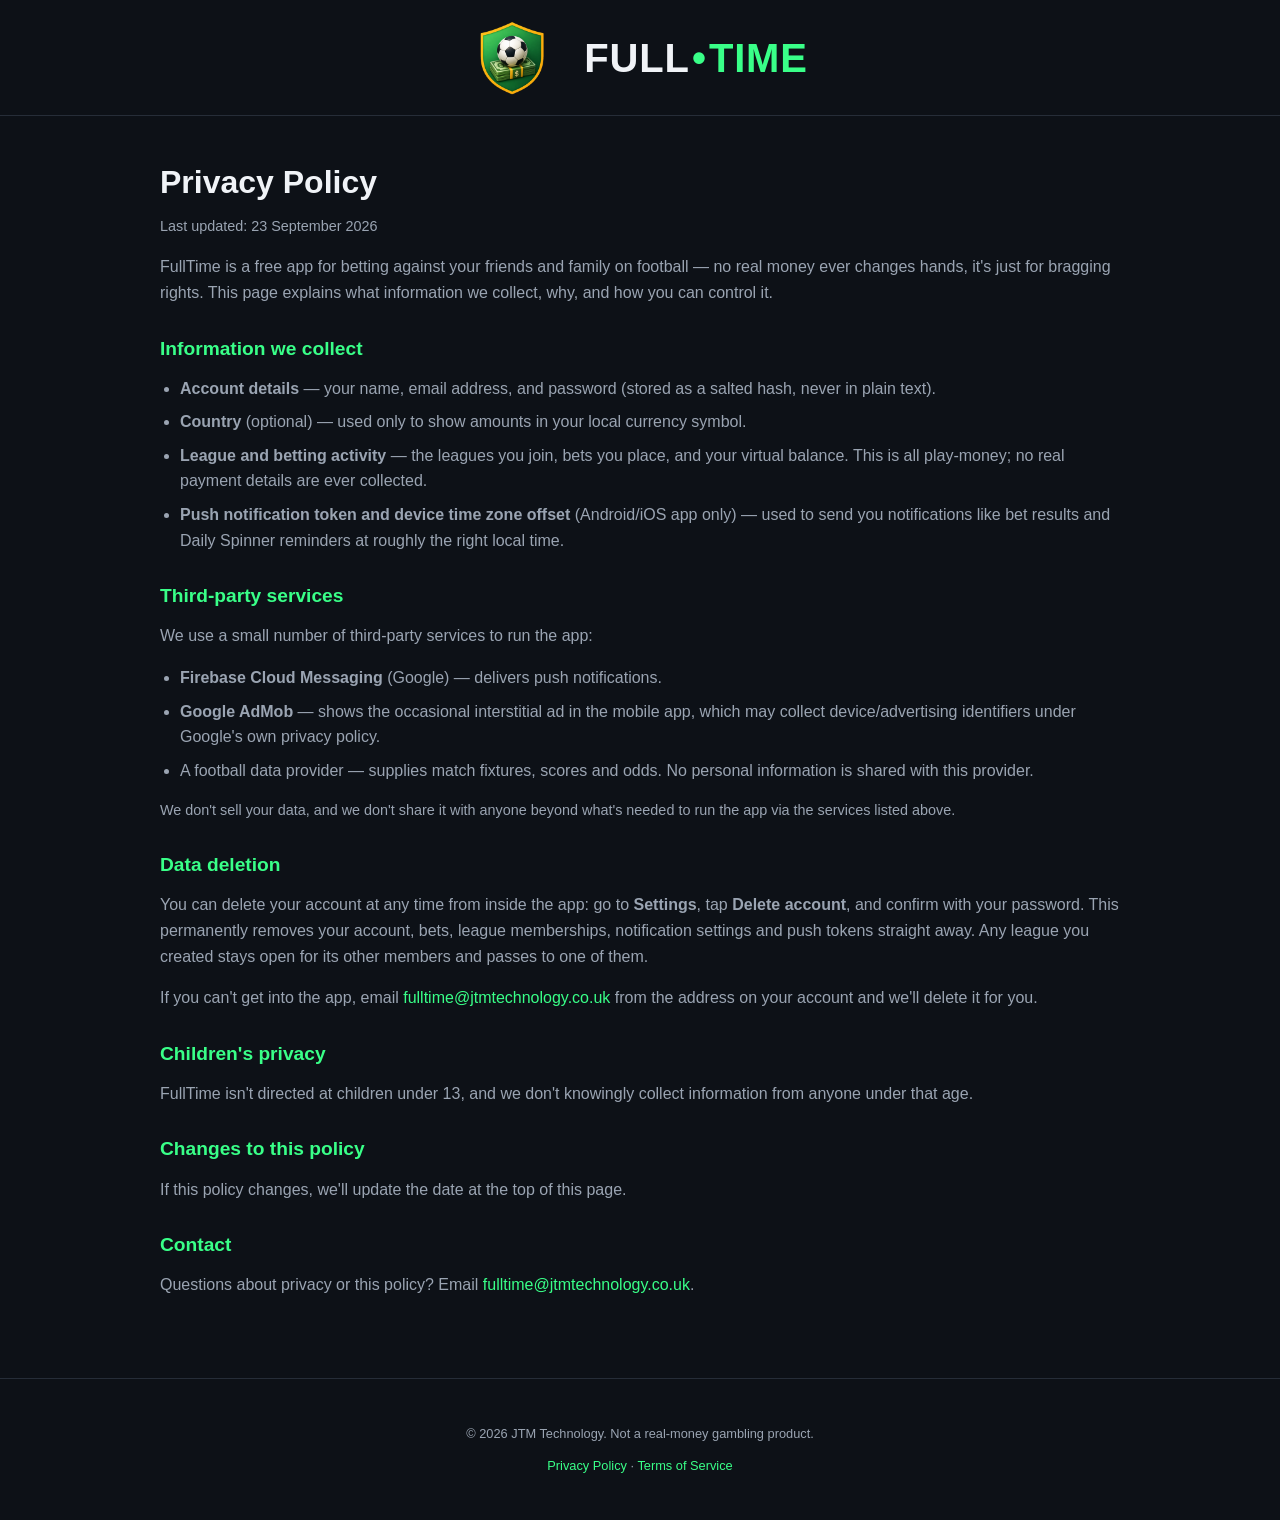
<file: FullTime.Website/wwwroot/privacy.html>
<!DOCTYPE html>
<html lang="en">
<head>
    <meta charset="utf-8" />
    <meta name="viewport" content="width=device-width, initial-scale=1.0" />
    <title>Privacy Policy — FullTime</title>
    <meta name="description" content="FullTime's privacy policy: what we collect, how we use it, and how to delete your account." />
    <link rel="icon" type="image/png" href="favicon.png" />
    <link rel="stylesheet" href="styles.css?v=6" />
</head>
<body>

    <header class="top-bar">
        <a class="brand-logo" href="/">
            <img class="brand-crest" src="logo.png" alt="FullTime" width="80" height="80" />
            <span class="wordmark"><span class="full">FULL</span><span class="dot">&bull;</span><span class="time">TIME</span></span>
        </a>
    </header>

    <main class="legal-page">
        <h1>Privacy Policy</h1>
        <p class="hint">Last updated: 23 September 2026</p>

        <p>
            FullTime is a free app for betting against your friends and family on football — no real
            money ever changes hands, it's just for bragging rights. This page explains what
            information we collect, why, and how you can control it.
        </p>

        <h2>Information we collect</h2>
        <ul>
            <li><strong>Account details</strong> — your name, email address, and password (stored as a
                salted hash, never in plain text).</li>
            <li><strong>Country</strong> (optional) — used only to show amounts in your local currency
                symbol.</li>
            <li><strong>League and betting activity</strong> — the leagues you join, bets you place, and
                your virtual balance. This is all play-money; no real payment details are ever collected.</li>
            <li><strong>Push notification token and device time zone offset</strong> (Android/iOS app
                only) — used to send you notifications like bet results and Daily Spinner reminders at
                roughly the right local time.</li>
        </ul>

        <h2>Third-party services</h2>
        <p>We use a small number of third-party services to run the app:</p>
        <ul>
            <li><strong>Firebase Cloud Messaging</strong> (Google) — delivers push notifications.</li>
            <li><strong>Google AdMob</strong> — shows the occasional interstitial ad in the mobile app,
                which may collect device/advertising identifiers under Google's own privacy policy.</li>
            <li>A football data provider — supplies match fixtures, scores and odds. No personal
                information is shared with this provider.</li>
        </ul>
        <p class="hint">We don't sell your data, and we don't share it with anyone beyond what's needed
            to run the app via the services listed above.</p>

        <h2>Data deletion</h2>
        <p>
            You can delete your account at any time from inside the app: go to <strong>Settings</strong>,
            tap <strong>Delete account</strong>, and confirm with your password. This permanently removes
            your account, bets, league memberships, notification settings and push tokens straight away.
            Any league you created stays open for its other members and passes to one of them.
        </p>
        <p>
            If you can't get into the app, email
            <a href="mailto:fulltime@jtmtechnology.co.uk">fulltime@jtmtechnology.co.uk</a> from the address
            on your account and we'll delete it for you.
        </p>

        <h2>Children's privacy</h2>
        <p>
            FullTime isn't directed at children under 13, and we don't knowingly collect information
            from anyone under that age.
        </p>

        <h2>Changes to this policy</h2>
        <p>
            If this policy changes, we'll update the date at the top of this page.
        </p>

        <h2>Contact</h2>
        <p>
            Questions about privacy or this policy? Email
            <a href="mailto:fulltime@jtmtechnology.co.uk">fulltime@jtmtechnology.co.uk</a>.
        </p>
    </main>

    <footer class="site-footer">
        <p>&copy; 2026 JTM Technology. Not a real-money gambling product.</p>
        <p><a href="/privacy.html">Privacy Policy</a> &middot; <a href="/terms.html">Terms of Service</a></p>
    </footer>

</body>
</html>
</file>
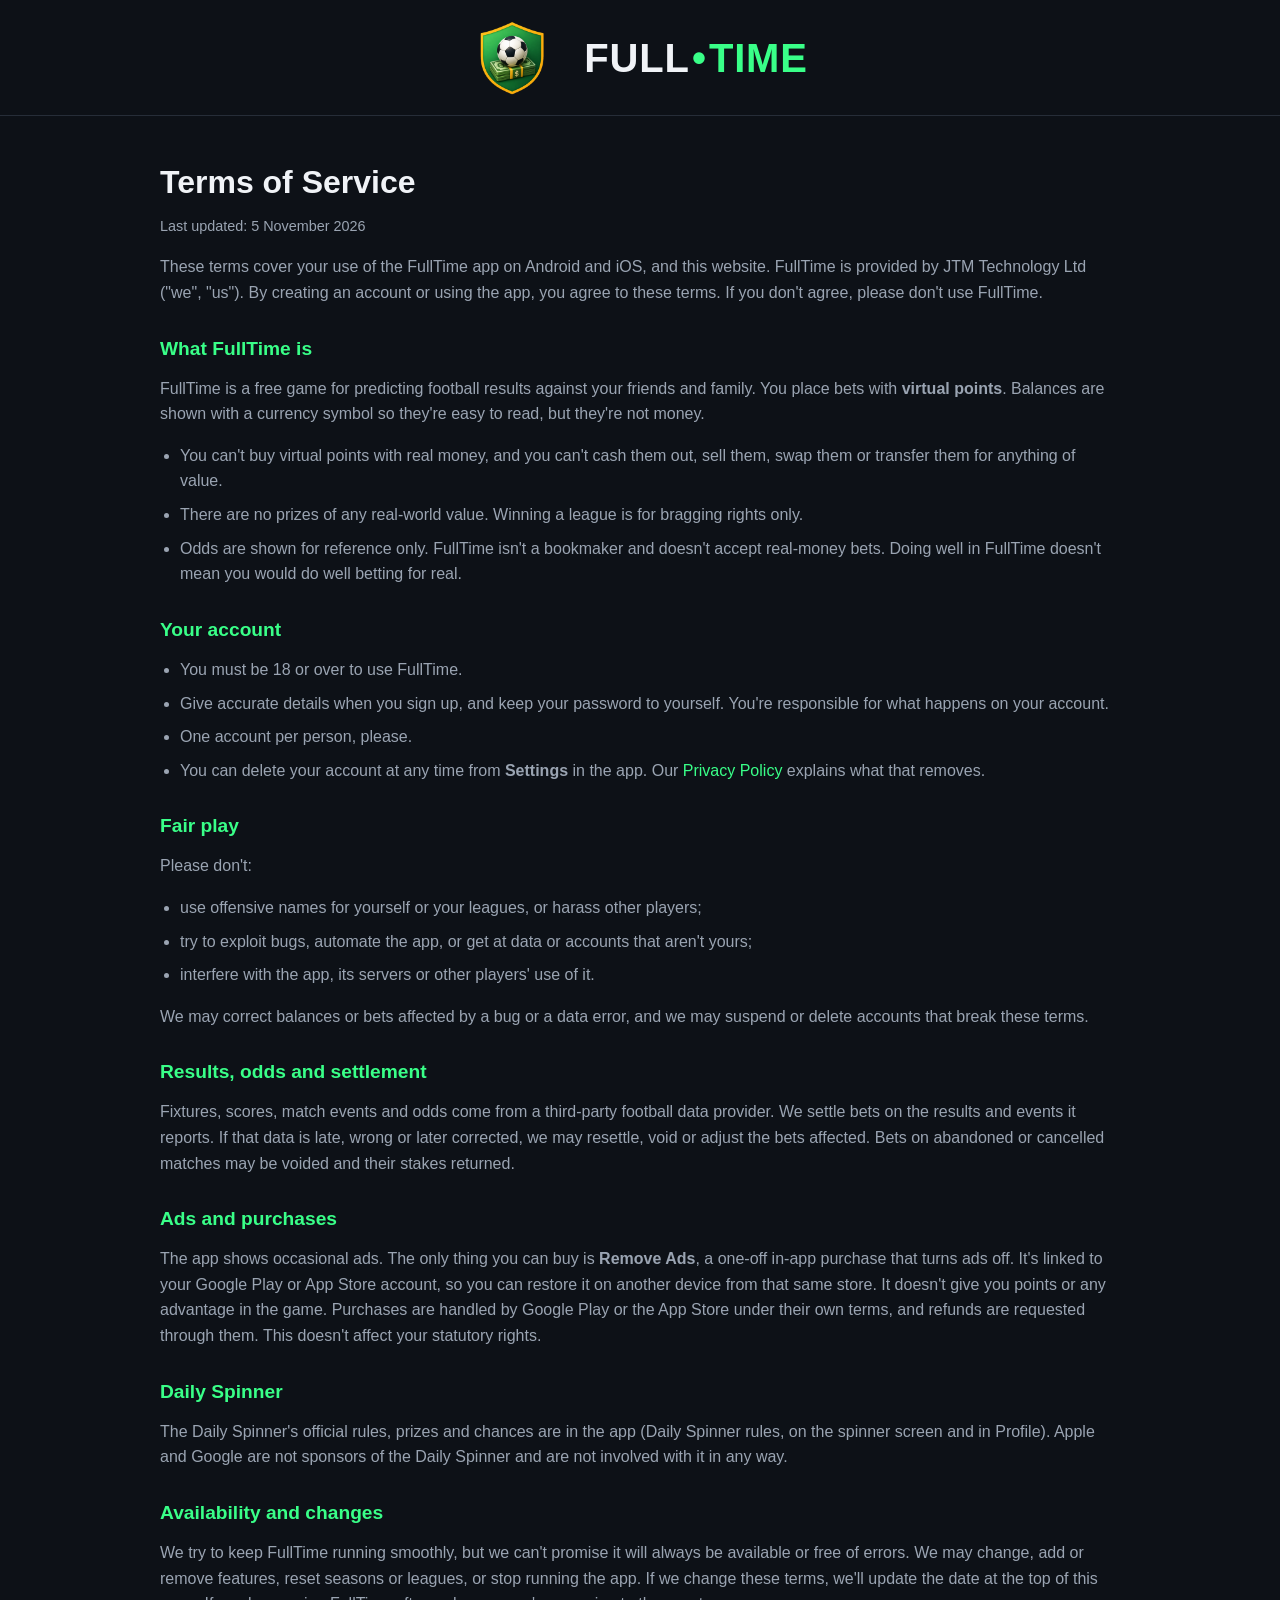
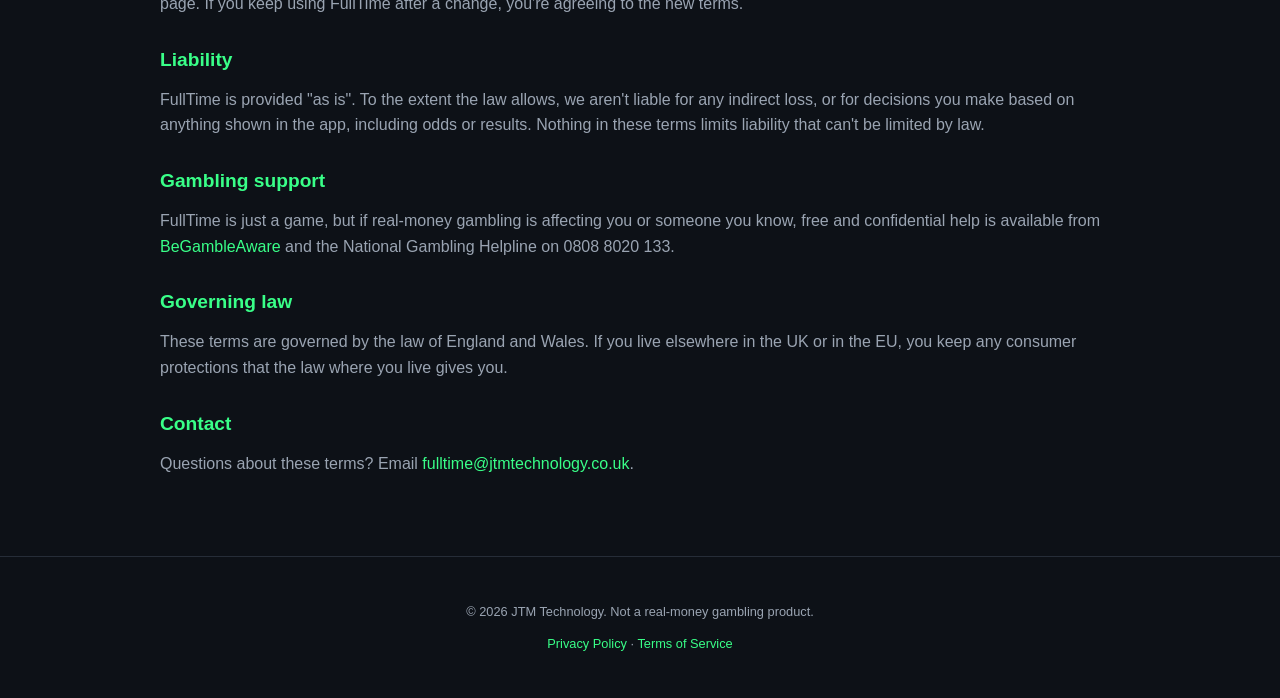
<file: FullTime.Website/wwwroot/terms.html>
<!DOCTYPE html>
<html lang="en">
<head>
    <meta charset="utf-8" />
    <meta name="viewport" content="width=device-width, initial-scale=1.0" />
    <title>Terms of Service — FullTime</title>
    <meta name="description" content="FullTime's terms of service: virtual points only, no real money, no prizes, and the rules for using the app." />
    <link rel="icon" type="image/png" href="favicon.png" />
    <link rel="stylesheet" href="styles.css?v=6" />
</head>
<body>

    <header class="top-bar">
        <a class="brand-logo" href="/">
            <img class="brand-crest" src="logo.png" alt="FullTime" width="80" height="80" />
            <span class="wordmark"><span class="full">FULL</span><span class="dot">&bull;</span><span class="time">TIME</span></span>
        </a>
    </header>

    <main class="legal-page">
        <h1>Terms of Service</h1>
        <p class="hint">Last updated: 5 November 2026</p>

        <p>
            These terms cover your use of the FullTime app on Android and iOS, and this website. FullTime
            is provided by JTM Technology Ltd ("we", "us"). By creating an account or using the app, you
            agree to these terms. If you don't agree, please don't use FullTime.
        </p>

        <h2>What FullTime is</h2>
        <p>
            FullTime is a free game for predicting football results against your friends and family.
            You place bets with <strong>virtual points</strong>. Balances are shown with a currency
            symbol so they're easy to read, but they're not money.
        </p>
        <ul>
            <li>You can't buy virtual points with real money, and you can't cash them out, sell them,
                swap them or transfer them for anything of value.</li>
            <li>There are no prizes of any real-world value. Winning a league is for bragging rights only.</li>
            <li>Odds are shown for reference only. FullTime isn't a bookmaker and doesn't accept real-money
                bets. Doing well in FullTime doesn't mean you would do well betting for real.</li>
        </ul>

        <h2>Your account</h2>
        <ul>
            <li>You must be 18 or over to use FullTime.</li>
            <li>Give accurate details when you sign up, and keep your password to yourself. You're
                responsible for what happens on your account.</li>
            <li>One account per person, please.</li>
            <li>You can delete your account at any time from <strong>Settings</strong> in the app. Our
                <a href="/privacy.html">Privacy Policy</a> explains what that removes.</li>
        </ul>

        <h2>Fair play</h2>
        <p>Please don't:</p>
        <ul>
            <li>use offensive names for yourself or your leagues, or harass other players;</li>
            <li>try to exploit bugs, automate the app, or get at data or accounts that aren't yours;</li>
            <li>interfere with the app, its servers or other players' use of it.</li>
        </ul>
        <p>
            We may correct balances or bets affected by a bug or a data error, and we may suspend or delete
            accounts that break these terms.
        </p>

        <h2>Results, odds and settlement</h2>
        <p>
            Fixtures, scores, match events and odds come from a third-party football data provider. We settle
            bets on the results and events it reports. If that data is late, wrong or later corrected, we may
            resettle, void or adjust the bets affected. Bets on abandoned or cancelled matches may be voided
            and their stakes returned.
        </p>

        <h2>Ads and purchases</h2>
        <p>
            The app shows occasional ads. The only thing you can buy is <strong>Remove Ads</strong>, a one-off
            in-app purchase that turns ads off. It's linked to your Google Play or App Store account, so you can
            restore it on another device from that same store. It doesn't give you points or any advantage
            in the game. Purchases are handled by Google Play or the App Store under their own terms, and
            refunds are requested through them. This doesn't affect your statutory rights.
        </p>

        <h2>Daily Spinner</h2>
        <p>
            The Daily Spinner's official rules, prizes and chances are in the app (Daily Spinner rules, on the
            spinner screen and in Profile). Apple and Google are not sponsors of the Daily Spinner and are not
            involved with it in any way.
        </p>

        <h2>Availability and changes</h2>
        <p>
            We try to keep FullTime running smoothly, but we can't promise it will always be available or free
            of errors. We may change, add or remove features, reset seasons or leagues, or stop running the app.
            If we change these terms, we'll update the date at the top of this page. If you keep using
            FullTime after a change, you're agreeing to the new terms.
        </p>

        <h2>Liability</h2>
        <p>
            FullTime is provided "as is". To the extent the law allows, we aren't liable for any indirect loss,
            or for decisions you make based on anything shown in the app, including odds or results. Nothing in
            these terms limits liability that can't be limited by law.
        </p>

        <h2>Gambling support</h2>
        <p>
            FullTime is just a game, but if real-money gambling is affecting you or someone you know, free and
            confidential help is available from <a href="https://www.begambleaware.org/">BeGambleAware</a>
            and the National Gambling Helpline on 0808 8020 133.
        </p>

        <h2>Governing law</h2>
        <p>
            These terms are governed by the law of England and Wales. If you live elsewhere in the UK or in the
            EU, you keep any consumer protections that the law where you live gives you.
        </p>

        <h2>Contact</h2>
        <p>
            Questions about these terms? Email
            <a href="mailto:fulltime@jtmtechnology.co.uk">fulltime@jtmtechnology.co.uk</a>.
        </p>
    </main>

    <footer class="site-footer">
        <p>&copy; 2026 JTM Technology. Not a real-money gambling product.</p>
        <p><a href="/privacy.html">Privacy Policy</a> &middot; <a href="/terms.html">Terms of Service</a></p>
    </footer>

</body>
</html>
</file>
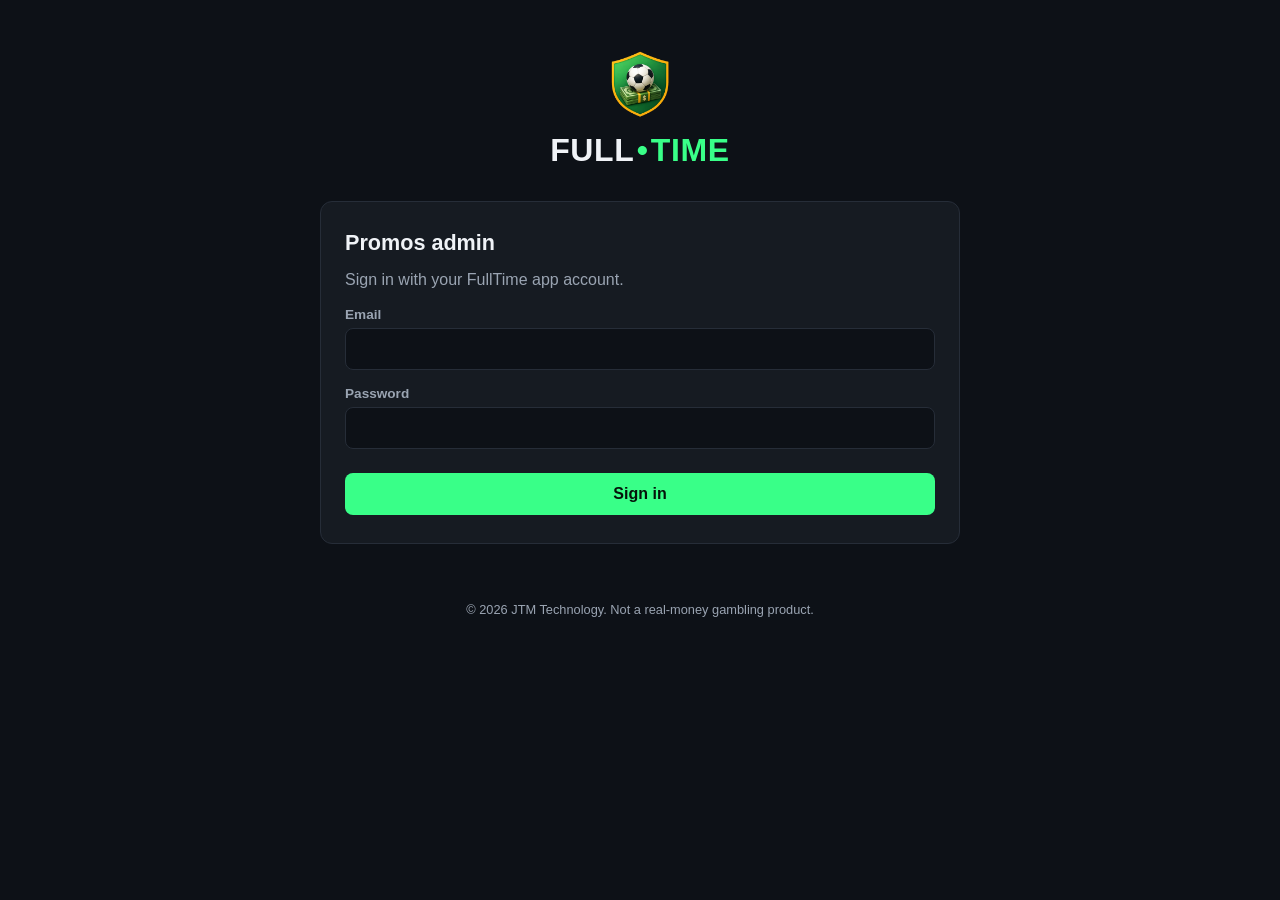
<file: FullTime.Api/wwwroot/admin/promos.html>
<!doctype html>
<html lang="en">
<head>
<meta charset="utf-8">
<meta name="viewport" content="width=device-width, initial-scale=1">
<meta name="robots" content="noindex, nofollow">
<title>FullTime — Promos</title>
<link rel="icon" type="image/png" href="../favicon.png">
<link rel="stylesheet" href="../auth-pages.css">
<style>
  .card { max-width: 640px; margin-bottom: 1.25rem; }
  .row { display: flex; gap: 0.75rem; }
  .row > * { flex: 1; min-width: 0; }
  select, textarea {
    width: 100%; margin-top: 0.35rem; padding: 0.7rem 0.8rem; font: inherit; color: var(--text);
    background: var(--bg); border: 1px solid var(--border); border-radius: 8px;
  }
  textarea { resize: vertical; min-height: 3.5rem; }
  select:focus, textarea:focus { outline: none; border-color: var(--accent); box-shadow: 0 0 0 3px rgba(57,255,136,0.2); }
  .hint { font-size: 0.75rem; color: var(--text-muted); font-weight: 400; margin-top: 0.25rem; }
  .check { display: flex; align-items: center; gap: 0.5rem; margin-top: 1rem; color: var(--text); font-size: 0.9rem; }
  .check input { width: auto; margin: 0; }
  .toolbar { display: flex; justify-content: space-between; align-items: center; gap: 1rem; margin-bottom: 0.5rem; }
  .toolbar h1 { margin: 0; }
  .btn-inline { width: auto; margin: 0; padding: 0.5rem 0.9rem; font-size: 0.85rem; }
  .btn-secondary { background: transparent; color: var(--text); border: 1px solid var(--border); }
  .btn-danger { background: transparent; color: var(--danger); border: 1px solid var(--danger); }
  .actions { display: flex; gap: 0.5rem; margin-top: 1.5rem; }
  .actions button { margin: 0; }
  .promo-item { border-top: 1px solid var(--border); padding: 0.9rem 0; }
  .promo-item:first-of-type { border-top: none; }
  .promo-meta { font-size: 0.78rem; color: var(--text-muted); margin-top: 0.4rem; line-height: 1.5; }
  .promo-item-actions { display: flex; gap: 0.5rem; margin-top: 0.6rem; }
  .badge { display: inline-block; font-size: 0.7rem; font-weight: 700; padding: 0.1rem 0.5rem; border-radius: 999px; margin-right: 0.4rem; }
  .badge-live { background: rgba(57,255,136,0.15); color: var(--accent); }
  .badge-scheduled { background: rgba(77,163,255,0.15); color: #4da3ff; }
  .badge-ended, .badge-off { background: rgba(154,164,178,0.15); color: var(--text-muted); }
  .empty { color: var(--text-muted); padding: 0.5rem 0; }
  .user-line { font-size: 0.8rem; color: var(--text-muted); }

  /* Mirrors .promo-banner in FullTime.App.Shared's app.css so the preview matches the app. */
  .promo-banner {
    --promo-color: var(--accent); --promo-glow: rgba(57,255,136,0.1);
    display: flex; align-items: center; gap: 0.75rem; width: 100%; min-height: 64px;
    background: linear-gradient(135deg, var(--bg-elevated) 40%, var(--promo-glow));
    border: 1px solid var(--promo-color); border-radius: 999px; padding: 0.4rem 1.1rem;
  }
  .promo-theme-gold { --promo-color: #ffc940; --promo-glow: rgba(255,201,64,0.12); }
  .promo-theme-blue { --promo-color: #4da3ff; --promo-glow: rgba(77,163,255,0.12); }
  .promo-banner-icon { flex-shrink: 0; width: 50px; height: 50px; display: flex; align-items: center; justify-content: center; font-size: 2.2rem; }
  .promo-banner-icon img { width: 100%; height: 100%; object-fit: contain; }
  .promo-banner-text { flex: 1; min-width: 0; margin-left: 0.4rem; }
  .promo-banner-title { font-weight: 800; font-size: 0.9rem; letter-spacing: 0.03em; }
  .promo-banner-subtitle { color: var(--text-muted); font-size: 0.72rem; margin-top: 0.15rem; line-height: 1.3; }
  .promo-banner-arrow {
    width: 30px; height: 30px; flex-shrink: 0; border-radius: 50%; background: var(--promo-color); color: var(--accent-ink);
    display: flex; align-items: center; justify-content: center; font-size: 1.5rem; font-weight: 700; line-height: 1; padding-bottom: 3px;
  }
  .preview-label { font-size: 0.85rem; font-weight: 600; color: var(--text-muted); margin: 1.25rem 0 0.5rem; }
</style>
</head>
<body>
  <div class="brand">
    <img class="brand-crest" src="../logo.png" alt="">
    <span class="wordmark"><span class="full">FULL</span><span class="dot">&bull;</span><span class="time">TIME</span></span>
  </div>

  <main class="card" id="login-card" hidden>
    <h1>Promos admin</h1>
    <p class="muted">Sign in with your FullTime app account.</p>
    <form id="login-form">
      <label for="email">Email</label>
      <input type="email" id="email" autocomplete="username" required>
      <label for="password">Password</label>
      <input type="password" id="password" autocomplete="current-password" required>
      <button type="submit">Sign in</button>
    </form>
    <div id="login-status" class="status"></div>
  </main>

  <main class="card" id="list-card" hidden>
    <div class="toolbar">
      <h1>Promos</h1>
      <button type="button" class="btn-inline" id="new-btn">+ New promo</button>
    </div>
    <div class="user-line"><span id="user-name"></span> · <a href="#" id="sign-out">Sign out</a></div>
    <div id="list-status" class="status"></div>
    <div id="promo-list"></div>
  </main>

  <main class="card" id="edit-card" hidden>
    <h1 id="edit-heading">New promo</h1>
    <form id="edit-form">
      <label for="f-title">Title</label>
      <input id="f-title" maxlength="80" required>

      <label for="f-subtitle">Subtitle</label>
      <textarea id="f-subtitle" maxlength="200"></textarea>

      <div class="row">
        <div>
          <label for="f-icon-preset">Icon</label>
          <select id="f-icon-preset"></select>
          <input id="f-icon" placeholder="Emoji or https:// image URL" hidden>
          <div class="hint">Pick one, or Custom for any emoji or an image URL.</div>
        </div>
        <div>
          <label for="f-theme">Colour</label>
          <select id="f-theme">
            <option value="accent">Green</option>
            <option value="gold">Gold</option>
            <option value="blue">Blue</option>
          </select>
        </div>
      </div>

      <label for="f-link">Link (optional)</label>
      <select id="f-link-preset">
        <option value="">No link</option>
        <option value="/daily-spinner">Daily Spinner</option>
        <option value="/leaderboard">Leaderboard</option>
        <option value="/mybets">My Bets</option>
        <option value="/match-alerts">Match Alerts</option>
        <option value="/profile">Settings</option>
        <option value="custom">Custom route…</option>
      </select>
      <input id="f-link" placeholder="/some-page" hidden>
      <div class="hint">In-app pages only - external links aren't allowed.</div>

      <div class="row">
        <div>
          <label for="f-starts">Starts</label>
          <input type="datetime-local" id="f-starts">
          <div class="hint">Blank = straight away.</div>
        </div>
        <div>
          <label for="f-ends">Ends</label>
          <input type="datetime-local" id="f-ends">
          <div class="hint">Blank = never.</div>
        </div>
      </div>

      <div class="row">
        <div>
          <label for="f-priority">Priority</label>
          <input type="number" id="f-priority" value="0" step="1">
          <div class="hint">Higher shows first (after Free Spin and Boost).</div>
        </div>
        <div>
          <label class="check"><input type="checkbox" id="f-active" checked> Active</label>
          <div class="hint">Untick to hide it without deleting.</div>
        </div>
      </div>

      <div class="preview-label">Preview</div>
      <div id="preview"></div>

      <div class="actions">
        <button type="submit" id="save-btn">Save</button>
        <button type="button" class="btn-secondary" id="cancel-btn">Cancel</button>
      </div>
    </form>
    <div id="edit-status" class="status"></div>
  </main>

  <footer class="footer">
    <p>&copy; 2026 JTM Technology. Not a real-money gambling product.</p>
  </footer>

<script>
const API = '/api';
const TOKEN_KEY = 'fulltime-admin-token';
const NAME_KEY = 'fulltime-admin-name';
const PRESET_LINKS = ['/daily-spinner', '/leaderboard', '/mybets', '/match-alerts', '/profile'];
const PRESET_ICONS = [
  ['⚡', 'Lightning'], ['🏆', 'Trophy'], ['🚀', 'Rocket'], ['🔥', 'Fire'], ['⚽', 'Football'],
  ['🥅', 'Goal'], ['🎯', 'Target'], ['🎁', 'Gift'], ['💰', 'Money bag'], ['💷', 'Pound note'],
  ['🎉', 'Party'], ['⭐', 'Star'], ['👑', 'Crown'], ['📣', 'Megaphone'], ['📅', 'Calendar'],
  ['⏰', 'Alarm clock'], ['🆕', 'New'], ['📈', 'Chart'], ['🍀', 'Lucky clover'], ['🏟️', 'Stadium'],
];

(() => {
  const select = document.getElementById('f-icon-preset');
  const add = (value, label) => { const o = document.createElement('option'); o.value = value; o.textContent = label; select.append(o); };
  add('', 'No icon');
  for (const [emoji, name] of PRESET_ICONS) add(emoji, emoji + '  ' + name);
  add('custom', 'Custom…');
})();

function currentIcon() {
  const preset = $('f-icon-preset').value;
  if (preset === 'custom') return $('f-icon').value.trim() || null;
  return preset || null;
}

const $ = (id) => document.getElementById(id);
let promos = [];
let editingId = null;

// sessionStorage, not localStorage: closing the tab signs you out of the admin page.
function token() { try { return sessionStorage.getItem(TOKEN_KEY); } catch { return null; } }
function setSession(t, name) {
  try { sessionStorage.setItem(TOKEN_KEY, t); sessionStorage.setItem(NAME_KEY, name); } catch {}
}
function clearSession() { try { sessionStorage.removeItem(TOKEN_KEY); sessionStorage.removeItem(NAME_KEY); } catch {} }

function setStatus(el, text, kind) { el.textContent = text || ''; el.className = 'status' + (kind ? ' ' + kind : ''); }

function show(card) {
  for (const id of ['login-card', 'list-card', 'edit-card']) $(id).hidden = id !== card;
}

async function api(path, options = {}) {
  const res = await fetch(API + path, {
    ...options,
    headers: { 'Content-Type': 'application/json', Authorization: 'Bearer ' + token(), ...(options.headers || {}) },
  });
  if (res.status === 401) { clearSession(); show('login-card'); throw new Error('Your session has expired - sign in again.'); }
  if (res.status === 403) throw new Error("This account isn't an admin.");
  if (!res.ok) {
    let msg = 'Request failed (' + res.status + ').';
    try { const body = await res.json(); if (body.error) msg = body.error; } catch {}
    throw new Error(msg);
  }
  return res.status === 204 ? null : res.json();
}

// --- sign in ---------------------------------------------------------------
$('login-form').addEventListener('submit', async (e) => {
  e.preventDefault();
  const status = $('login-status');
  setStatus(status, 'Signing in…', 'muted');
  try {
    const res = await fetch(API + '/auth/login', {
      method: 'POST', headers: { 'Content-Type': 'application/json' },
      body: JSON.stringify({ email: $('email').value, password: $('password').value }),
    });
    if (!res.ok) {
      setStatus(status, res.status === 403 ? 'Verify your email address first.' : 'Wrong email or password.', 'error');
      return;
    }
    const body = await res.json();
    setSession(body.token, body.name);
    $('password').value = '';
    setStatus(status, '');
    await loadList();
  } catch {
    setStatus(status, "Couldn't reach the server.", 'error');
  }
});

$('sign-out').addEventListener('click', (e) => { e.preventDefault(); clearSession(); show('login-card'); });

// --- list ------------------------------------------------------------------
function statusOf(p) {
  const now = Date.now();
  if (!p.isActive) return ['off', 'Off'];
  if (p.startsAt && Date.parse(p.startsAt) > now) return ['scheduled', 'Scheduled'];
  if (p.endsAt && Date.parse(p.endsAt) <= now) return ['ended', 'Ended'];
  return ['live', 'Live'];
}

function fmt(iso) {
  return new Date(iso).toLocaleString(undefined, { weekday: 'short', day: 'numeric', month: 'short', hour: '2-digit', minute: '2-digit' });
}

function el(tag, className, text) {
  const node = document.createElement(tag);
  if (className) node.className = className;
  if (text != null) node.textContent = text;
  return node;
}

async function loadList() {
  show('list-card');
  let name = '';
  try { name = sessionStorage.getItem(NAME_KEY) || ''; } catch {}
  $('user-name').textContent = name ? 'Signed in as ' + name : 'Signed in';
  const status = $('list-status');
  setStatus(status, 'Loading…', 'muted');
  try {
    promos = await api('/admin/promos');
    setStatus(status, '');
    renderList();
  } catch (err) {
    setStatus(status, err.message, 'error');
    $('promo-list').replaceChildren();
  }
}

function renderList() {
  const list = $('promo-list');
  list.replaceChildren();
  if (promos.length === 0) {
    list.append(el('div', 'empty', 'No promos yet.'));
    return;
  }
  for (const p of promos) {
    const item = el('div', 'promo-item');
    item.append(bannerPreview(p));

    const [cls, label] = statusOf(p);
    const meta = el('div', 'promo-meta');
    meta.append(el('span', 'badge badge-' + cls, label));
    const bits = [];
    bits.push(p.startsAt ? 'from ' + fmt(p.startsAt) : 'from now');
    bits.push(p.endsAt ? 'until ' + fmt(p.endsAt) : 'no end');
    bits.push('priority ' + p.priority);
    bits.push(p.link ? 'links to ' + p.link : 'no link');
    meta.append(document.createTextNode(bits.join(' · ')));
    item.append(meta);

    const actions = el('div', 'promo-item-actions');
    const edit = el('button', 'btn-inline btn-secondary', 'Edit');
    edit.type = 'button';
    edit.addEventListener('click', () => openEditor(p));
    const del = el('button', 'btn-inline btn-danger', 'Delete');
    del.type = 'button';
    del.addEventListener('click', () => deletePromo(p));
    actions.append(edit, del);
    item.append(actions);
    list.append(item);
  }
}

async function deletePromo(p) {
  if (!confirm('Delete "' + p.title + '"? This can\'t be undone.\n\n(To just hide it, Edit and untick Active instead.)')) return;
  const status = $('list-status');
  try {
    await api('/admin/promos/' + p.id, { method: 'DELETE' });
    await loadList();
    setStatus(status, 'Deleted.', 'success');
  } catch (err) {
    setStatus(status, err.message, 'error');
  }
}

// --- preview (textContent only - promo text is never parsed as HTML) --------
function bannerPreview(p) {
  const theme = ['accent', 'gold', 'blue'].includes(p.theme) ? p.theme : 'accent';
  const banner = el('div', 'promo-banner promo-theme-' + theme);
  if (p.icon) {
    const icon = el('div', 'promo-banner-icon');
    if (/^https:\/\//i.test(p.icon)) {
      const img = document.createElement('img');
      img.src = p.icon; img.alt = '';
      icon.append(img);
    } else {
      icon.textContent = p.icon;
    }
    banner.append(icon);
  }
  const text = el('div', 'promo-banner-text');
  text.append(el('div', 'promo-banner-title', p.title || 'Title'));
  if (p.subtitle) text.append(el('div', 'promo-banner-subtitle', p.subtitle));
  banner.append(text);
  if (p.link) banner.append(el('div', 'promo-banner-arrow', '›'));
  return banner;
}

// --- editor ----------------------------------------------------------------
// datetime-local works in the browser's local time; the API stores UTC.
function toLocalInput(iso) {
  if (!iso) return '';
  const d = new Date(iso);
  const pad = (n) => String(n).padStart(2, '0');
  return d.getFullYear() + '-' + pad(d.getMonth() + 1) + '-' + pad(d.getDate()) + 'T' + pad(d.getHours()) + ':' + pad(d.getMinutes());
}
function fromLocalInput(value) { return value ? new Date(value).toISOString() : null; }

function currentLink() {
  const preset = $('f-link-preset').value;
  if (preset === 'custom') return $('f-link').value.trim() || null;
  return preset || null;
}

function formValue() {
  return {
    title: $('f-title').value.trim(),
    subtitle: $('f-subtitle').value.trim() || null,
    icon: currentIcon(),
    theme: $('f-theme').value,
    link: currentLink(),
    startsAt: fromLocalInput($('f-starts').value),
    endsAt: fromLocalInput($('f-ends').value),
    priority: parseInt($('f-priority').value, 10) || 0,
    isActive: $('f-active').checked,
  };
}

function refreshPreview() { $('preview').replaceChildren(bannerPreview(formValue())); }

function openEditor(p) {
  editingId = p ? p.id : null;
  $('edit-heading').textContent = p ? 'Edit promo' : 'New promo';
  $('f-title').value = p?.title ?? '';
  $('f-subtitle').value = p?.subtitle ?? '';
  const icon = p?.icon ?? (p ? '' : '⚡');
  const isPresetIcon = icon === '' || PRESET_ICONS.some(([emoji]) => emoji === icon);
  $('f-icon-preset').value = isPresetIcon ? icon : 'custom';
  $('f-icon').value = isPresetIcon ? '' : icon;
  $('f-icon').hidden = isPresetIcon;
  $('f-theme').value = p?.theme ?? 'gold';
  const link = p?.link ?? '';
  const isPreset = link === '' || PRESET_LINKS.includes(link);
  $('f-link-preset').value = isPreset ? link : 'custom';
  $('f-link').value = isPreset ? '' : link;
  $('f-link').hidden = isPreset;
  $('f-starts').value = toLocalInput(p?.startsAt);
  $('f-ends').value = toLocalInput(p?.endsAt);
  $('f-priority').value = p?.priority ?? 0;
  $('f-active').checked = p?.isActive ?? true;
  setStatus($('edit-status'), '');
  refreshPreview();
  show('edit-card');
  $('f-title').focus();
}

$('f-icon-preset').addEventListener('change', () => {
  const custom = $('f-icon-preset').value === 'custom';
  $('f-icon').hidden = !custom;
  if (custom) $('f-icon').focus();
  refreshPreview();
});
$('f-link-preset').addEventListener('change', () => {
  $('f-link').hidden = $('f-link-preset').value !== 'custom';
  refreshPreview();
});
$('edit-form').addEventListener('input', refreshPreview);
$('new-btn').addEventListener('click', () => openEditor(null));
$('cancel-btn').addEventListener('click', () => show('list-card'));

$('edit-form').addEventListener('submit', async (e) => {
  e.preventDefault();
  const status = $('edit-status');
  const body = formValue();
  if (body.startsAt && body.endsAt && Date.parse(body.endsAt) <= Date.parse(body.startsAt)) {
    setStatus(status, 'End time must be after the start time.', 'error');
    return;
  }
  $('save-btn').disabled = true;
  setStatus(status, 'Saving…', 'muted');
  try {
    await api(editingId ? '/admin/promos/' + editingId : '/admin/promos', {
      method: editingId ? 'PUT' : 'POST', body: JSON.stringify(body),
    });
    await loadList();
    setStatus($('list-status'), 'Saved. The app picks it up next time the Matches page opens.', 'success');
  } catch (err) {
    setStatus(status, err.message, 'error');
  } finally {
    $('save-btn').disabled = false;
  }
});

// --- start -----------------------------------------------------------------
if (token()) loadList(); else show('login-card');
</script>
</body>
</html>
</file>
<file: FullTime.Website/wwwroot/styles.css>
/* Same design tokens/component patterns as FullTime.App.Shared/wwwroot/app.css, kept in sync by
   hand since this is a standalone static site, not a shared project reference. */
:root {
    --bg: #0d1117;
    --bg-elevated: #161b22;
    --border: #262d38;
    --text: #f0f3f7;
    --text-muted: #9aa4b2;
    --accent: #39ff88;
    --accent-ink: #05130a;
}

* { box-sizing: border-box; }

body {
    margin: 0;
    font-family: 'Helvetica Neue', Helvetica, Arial, sans-serif;
    background: var(--bg);
    color: var(--text);
    line-height: 1.5;
}

a { color: var(--accent); text-decoration: none; }
a:hover { text-decoration: underline; }

h1, h2, h3 { line-height: 1.15; }

.top-bar {
    position: sticky; top: 0; z-index: 20;
    display: grid; grid-template-columns: 1fr auto 1fr; align-items: center;
    padding: 1.1rem 1.25rem;
    background: var(--bg);
    border-bottom: 1px solid var(--border);
}

.brand-logo { grid-column: 2; justify-self: center; display: flex; align-items: center; gap: 2rem; text-decoration: none; }
.brand-crest { width: 80px; height: 80px; flex-shrink: 0; object-fit: contain; }

.wordmark {
    display: flex; align-items: center;
    font-weight: 800; font-size: 2.5rem; letter-spacing: 0.02em;
}
.wordmark .full { color: var(--text); }
.wordmark .dot { color: var(--accent); margin: 0 0.14rem; }
.wordmark .time { color: var(--accent); }

.top-nav { grid-column: 3; justify-self: end; display: flex; gap: 1.25rem; }
.top-nav a { color: var(--text-muted); font-weight: 600; font-size: 0.9rem; }
.top-nav a:hover { color: var(--text); text-decoration: none; }

main { max-width: 960px; margin: 0 auto; padding: 0 1.25rem; }

.hero { text-align: center; padding: 4rem 0 3rem; }
.hero h1 { font-size: 2.2rem; margin: 0 0 1rem; }
.hero-sub { color: var(--text-muted); font-size: 1.05rem; max-width: 640px; margin: 0 auto 1.75rem; }
.hero-actions { justify-content: center; }

.button-row { display: flex; gap: 0.75rem; flex-wrap: wrap; }

.primary-btn {
    display: inline-block;
    background: var(--accent); color: var(--accent-ink); border: none;
    padding: 0.65rem 1.3rem; border-radius: 8px; font-weight: 700; font-size: 1rem; cursor: pointer;
}
.primary-btn:hover { text-decoration: none; opacity: 0.92; }

.cancel-btn {
    display: inline-block;
    background: transparent; border: 1px solid var(--border); color: var(--text);
    padding: 0.65rem 1.3rem; border-radius: 8px; font-weight: 600; font-size: 1rem; cursor: pointer;
}
.cancel-btn:hover { text-decoration: none; border-color: var(--text-muted); }

.features { padding: 2.5rem 0; text-align: center; }
.features h2, .get-app h2, .contact h2 { font-size: 1.6rem; margin-bottom: 1.75rem; }

/* Flex + justify-content:center rather than CSS grid - a grid track leaves a lone last-row card
   pinned to the left edge, while flex-wrap centers every row (including a partial final one). */
.feature-grid {
    display: flex; flex-wrap: wrap; justify-content: center; gap: 1rem;
    text-align: left;
}
/* flex-grow:0 - a grow factor would let a lone last-row card stretch to fill that whole row's
   leftover width, making it visibly wider than the full rows above it. */
.feature-card { flex: 0 1 296px; }

.page-card {
    background: var(--bg-elevated); border: 1px solid var(--border); border-radius: 12px;
    padding: 1.25rem;
}
.feature-card h3 { margin: 0 0 0.5rem; font-size: 1.05rem; color: var(--accent); }
.feature-card p { margin: 0; color: var(--text-muted); font-size: 0.92rem; }

.screenshots { padding: 2.5rem 0; text-align: center; }
.screenshots h2 { font-size: 1.6rem; margin-bottom: 1.75rem; }

.screenshot-grid {
    display: flex; flex-wrap: wrap; justify-content: center; gap: 1.5rem;
}
.screenshot-card {
    flex: 0 1 220px; margin: 0;
}
.screenshot-card img {
    display: block; width: 100%; height: auto;
    border: 1px solid var(--border); border-radius: 20px;
    box-shadow: 0 12px 32px rgba(0, 0, 0, 0.35);
}
.screenshot-card figcaption {
    margin-top: 0.75rem; font-size: 0.85rem; color: var(--text-muted);
}

.leagues { text-align: center; padding: 2.5rem 0; }
.leagues .hint { color: var(--text-muted); margin: 1.25rem 0 0.75rem; }
.leagues .hint:first-of-type { margin-top: 0; }

.league-chip-row { display: flex; flex-wrap: wrap; gap: 0.6rem; justify-content: center; }
.league-chip {
    background: var(--bg-elevated); border: 1px solid var(--accent); border-radius: 999px;
    padding: 0.4rem 0.9rem; font-size: 0.85rem; font-weight: 600; color: var(--accent);
}

.get-app { text-align: center; padding: 2.5rem 0; }
.get-app p { color: var(--text-muted); margin-bottom: 1.5rem; }
.store-badges { justify-content: center; }

.store-badge {
    display: flex; align-items: center; gap: 0.7rem;
    background: var(--bg-elevated); border: 1px solid var(--border); border-radius: 10px;
    padding: 0.6rem 1.2rem; min-width: 190px;
}
.store-badge:hover { text-decoration: none; border-color: var(--accent); }
.store-badge-icon { width: 30px; height: 30px; fill: var(--text); flex-shrink: 0; }
.store-badge-text { display: flex; flex-direction: column; align-items: flex-start; }
.store-badge-eyebrow { font-size: 0.7rem; color: var(--text-muted); }
.store-badge-title { font-size: 1.1rem; font-weight: 700; color: var(--text); }

.invite-hero { text-align: center; padding: 4rem 0 3rem; }
.invite-hero h1 { font-size: 2rem; margin: 0 0 1rem; }
.invite-hero .hint { color: var(--text-muted); margin-top: 1.5rem; }

.invite-code-card {
    display: inline-block; margin: 0 auto; padding: 1.5rem 2.5rem; text-align: center;
    border-color: var(--accent); box-shadow: 0 0 32px rgba(57, 255, 136, 0.15);
}
.invite-code-card .label {
    font-size: 0.75rem; text-transform: uppercase; letter-spacing: 0.05em; color: var(--text-muted);
}
.invite-code-big {
    font-size: 3rem; font-weight: 800; letter-spacing: 0.2em; color: var(--accent); margin-top: 0.4rem;
    text-shadow: 0 0 24px rgba(57, 255, 136, 0.5);
}

.legal-page { padding: 3rem 0 4rem; }
.legal-page h1 { font-size: 2rem; margin: 0 0 0.5rem; }
.legal-page h2 { font-size: 1.2rem; color: var(--accent); margin: 2rem 0 0.75rem; }
.legal-page p, .legal-page li { color: var(--text-muted); line-height: 1.6; }
.legal-page ul { padding-left: 1.25rem; }
.legal-page li { margin-bottom: 0.5rem; }
.legal-page .hint { color: var(--text-muted); font-size: 0.9rem; }

.contact { padding: 2.5rem 0 3.5rem; text-align: center; }
.contact .hint { color: var(--text-muted); }
.contact-form { text-align: left; max-width: 480px; margin: 1.5rem auto; }

.field { margin-bottom: 1rem; }
.field label { display: block; font-size: 0.85rem; color: var(--text-muted); margin-bottom: 0.3rem; }
.field input, .field textarea {
    width: 100%; background: var(--bg); color: var(--text); border: 1px solid var(--border);
    border-radius: 8px; padding: 0.55rem 0.7rem; font-size: 0.95rem; font-family: inherit;
}
.field input:focus, .field textarea:focus { outline: 1px solid var(--accent); border-color: var(--accent); }

.status { margin-top: 0.85rem; font-size: 0.9rem; color: var(--text-muted); }
.status.error { color: #ff6b6b; }
.status.success { color: var(--accent); }

.site-footer {
    text-align: center; padding: 2rem 1.25rem; color: var(--text-muted); font-size: 0.8rem;
    border-top: 1px solid var(--border);
}

@media (max-width: 600px) {
    .top-nav { display: none; }
    .hero h1 { font-size: 1.7rem; }
}
</file>
<file: FullTime.Api/wwwroot/auth-pages.css>
/* Shared by the pages that account emails link to (verify-email, reset-password, forgot-password).
   Palette mirrors FullTime.App.Shared's app.css "Dark Stadium" theme so landing here from an email
   feels like the app, not a different product. */
:root {
    --bg: #0d1117;
    --bg-elevated: #161b22;
    --border: #262d38;
    --text: #f0f3f7;
    --text-muted: #9aa4b2;
    --accent: #39ff88;
    --accent-ink: #05130a;
    --danger: #ff4d5e;
}

* { box-sizing: border-box; }

html, body {
    margin: 0;
    min-height: 100%;
    font-family: 'Helvetica Neue', Helvetica, Arial, sans-serif;
    background: var(--bg);
    color: var(--text);
}

body {
    display: flex;
    flex-direction: column;
    align-items: center;
    padding: 3rem 1rem;
}

a { color: var(--accent); text-decoration: none; }
a:hover { text-decoration: underline; }

.brand {
    display: flex;
    flex-direction: column;
    align-items: center;
    gap: 0.75rem;
    margin-bottom: 2rem;
}

.brand-crest { width: 72px; height: 72px; object-fit: contain; }

.wordmark { font-weight: 800; font-size: 2rem; letter-spacing: 0.02em; }
.wordmark .full { color: var(--text); }
.wordmark .dot { color: var(--accent); margin: 0 0.14rem; }
.wordmark .time { color: var(--accent); }

.card {
    width: 100%;
    max-width: 420px;
    background: var(--bg-elevated);
    border: 1px solid var(--border);
    border-radius: 12px;
    padding: 1.75rem 1.5rem;
}

.card h1 { font-size: 1.35rem; margin: 0 0 0.75rem; }

.card p { margin: 0 0 1rem; line-height: 1.45; }

label {
    display: block;
    margin-top: 1rem;
    font-size: 0.85rem;
    font-weight: 600;
    color: var(--text-muted);
}

input {
    width: 100%;
    margin-top: 0.35rem;
    padding: 0.7rem 0.8rem;
    font: inherit;
    color: var(--text);
    background: var(--bg);
    border: 1px solid var(--border);
    border-radius: 8px;
}

input:focus {
    outline: none;
    border-color: var(--accent);
    box-shadow: 0 0 0 3px rgba(57, 255, 136, 0.2);
}

button {
    width: 100%;
    margin-top: 1.5rem;
    padding: 0.75rem 1.3rem;
    font: inherit;
    font-weight: 700;
    color: var(--accent-ink);
    background: var(--accent);
    border: none;
    border-radius: 8px;
    cursor: pointer;
}

button:hover { opacity: 0.92; }
button:disabled { opacity: 0.5; cursor: default; }

.status { margin-top: 1rem; font-size: 0.92rem; line-height: 1.45; }
.status:empty { display: none; }
.status.error { color: var(--danger); }
.status.success { color: var(--accent); font-weight: 600; }

.muted { color: var(--text-muted); }

.footer { margin-top: 2rem; text-align: center; font-size: 0.8rem; color: var(--text-muted); }
.footer p { margin: 0.35rem 0; }
</file>
